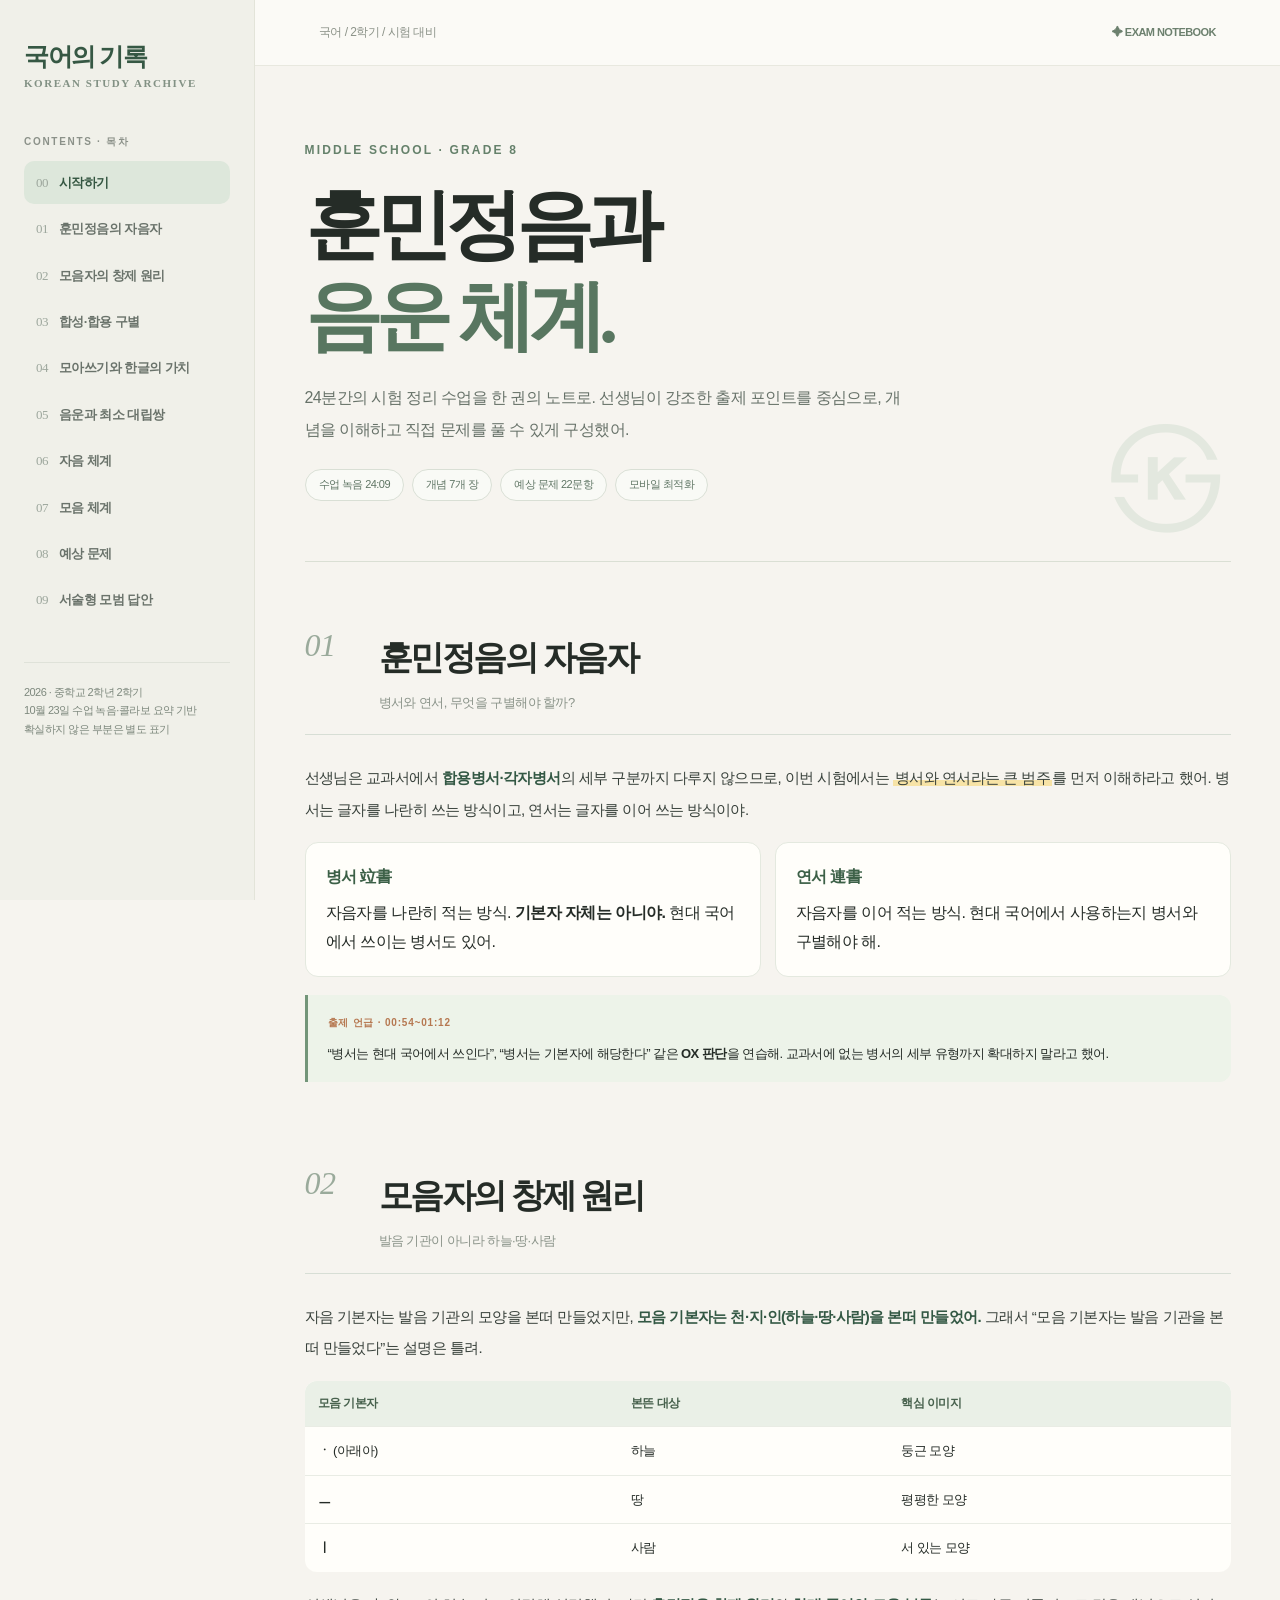
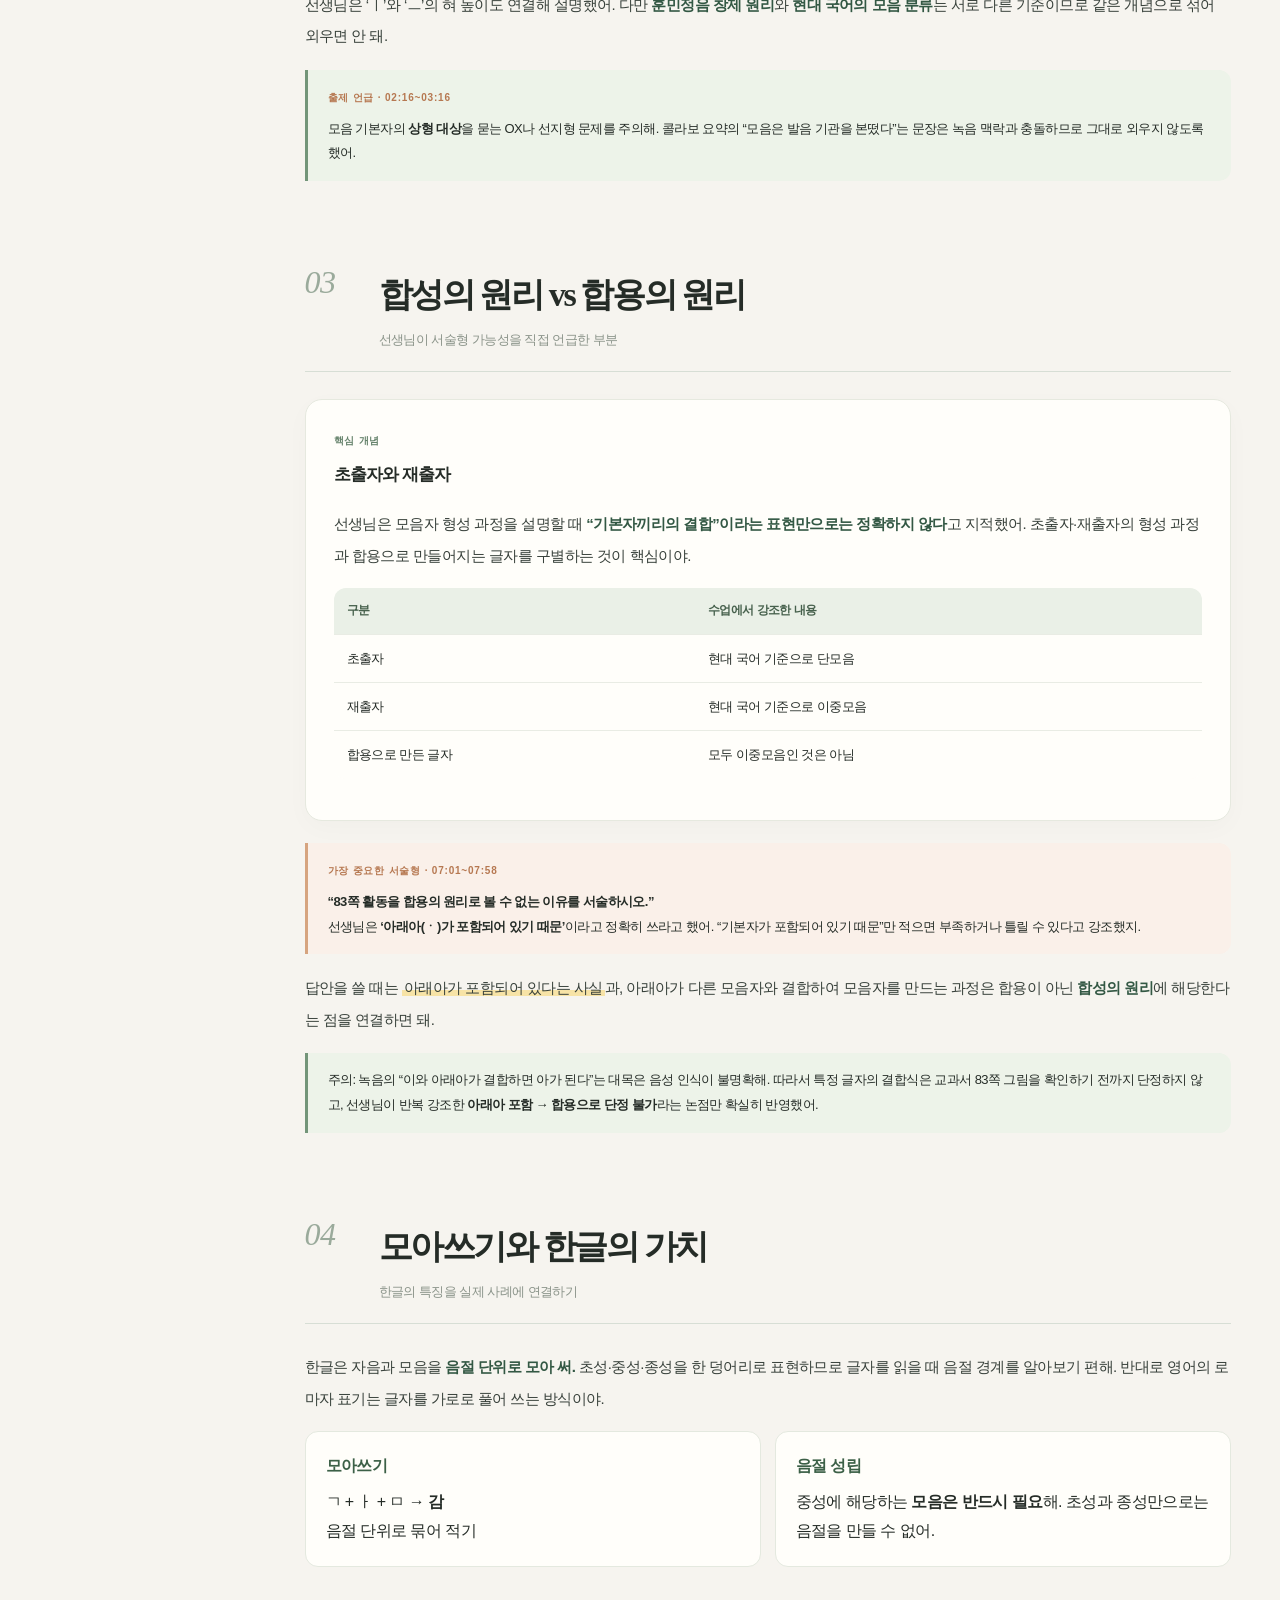
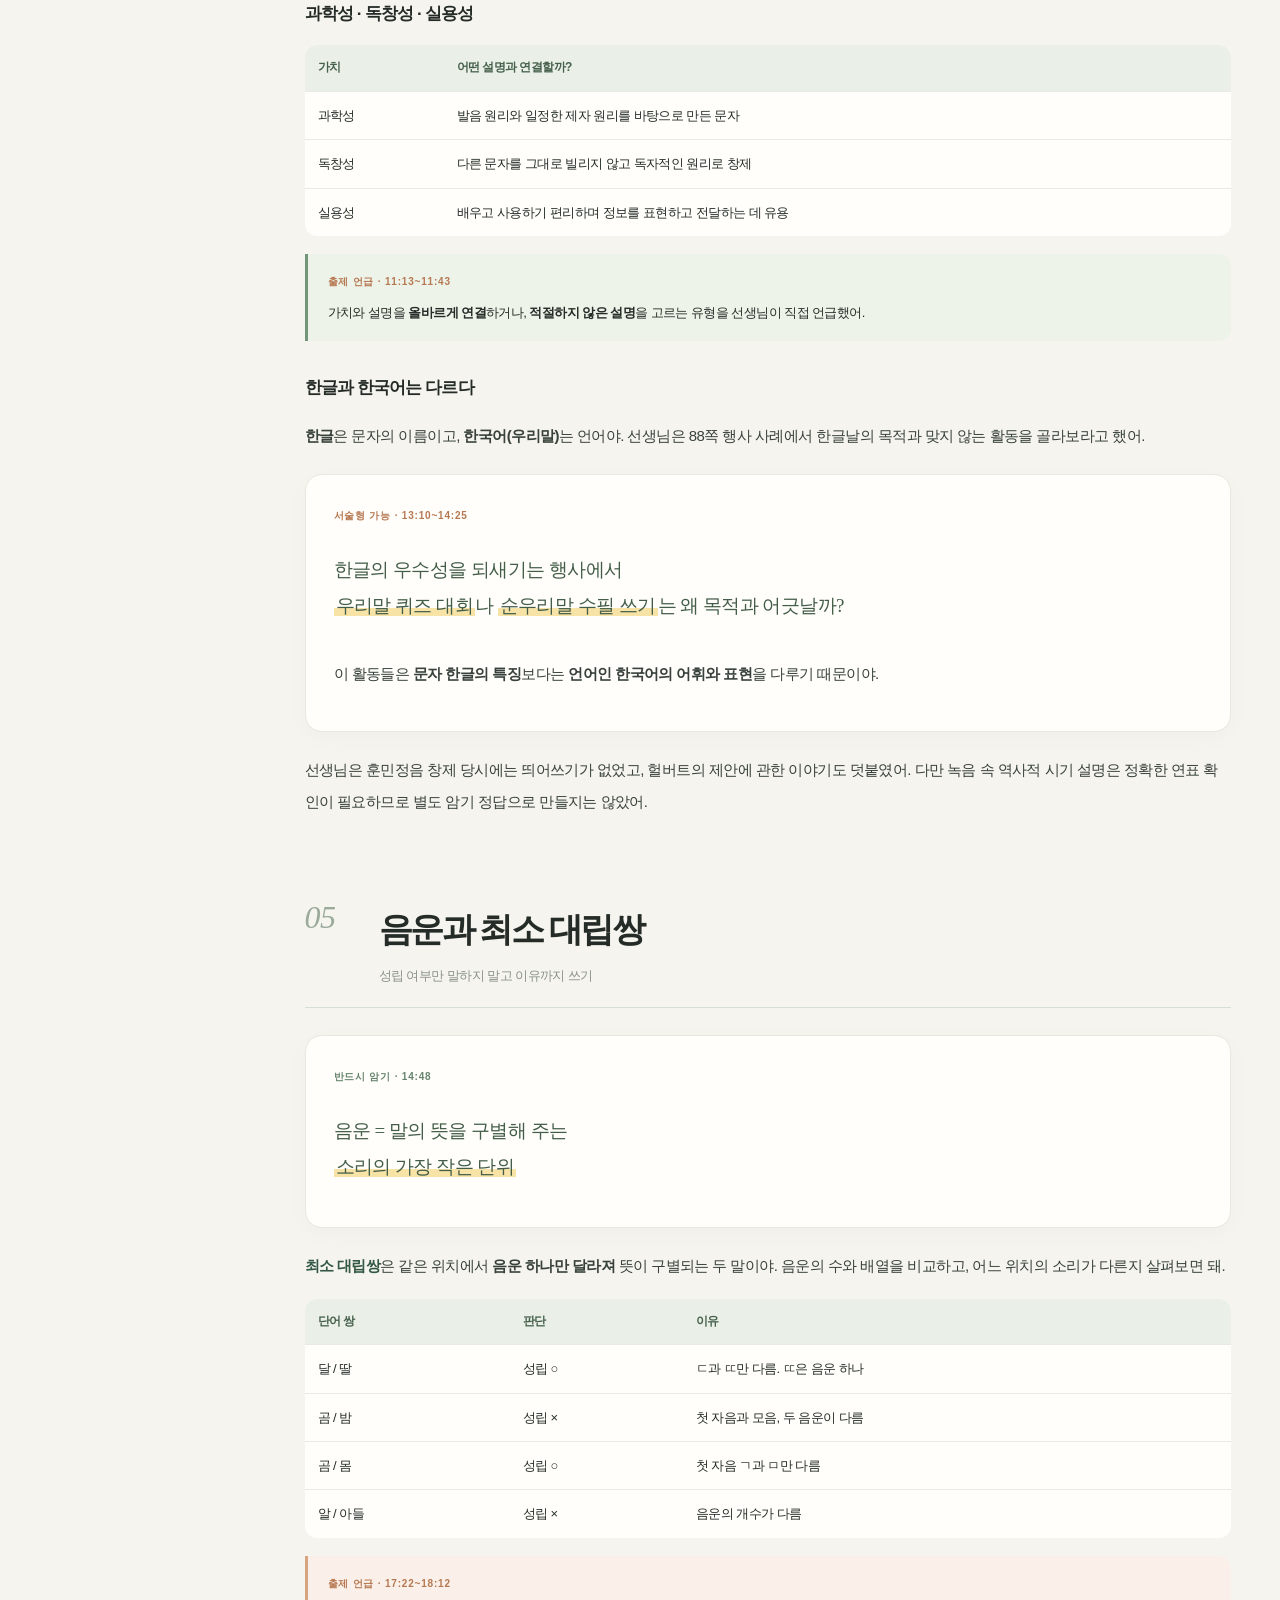
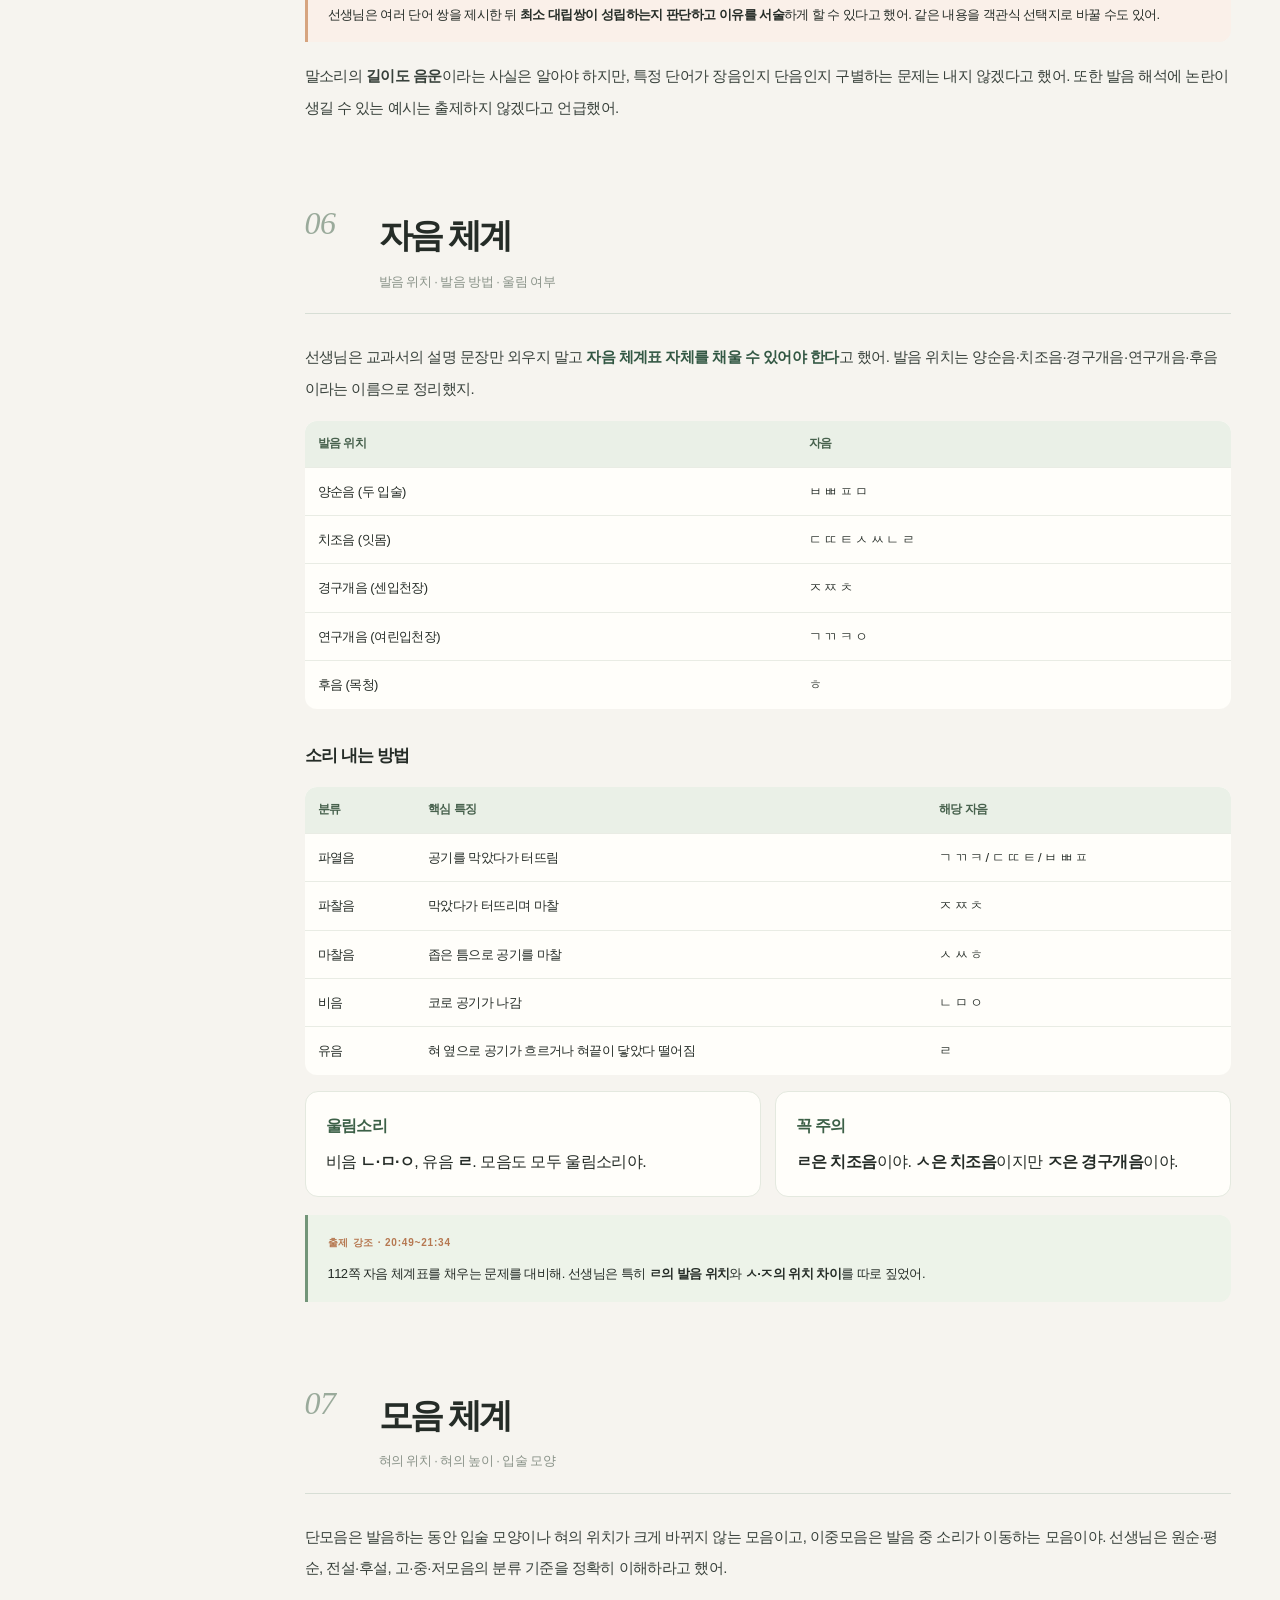
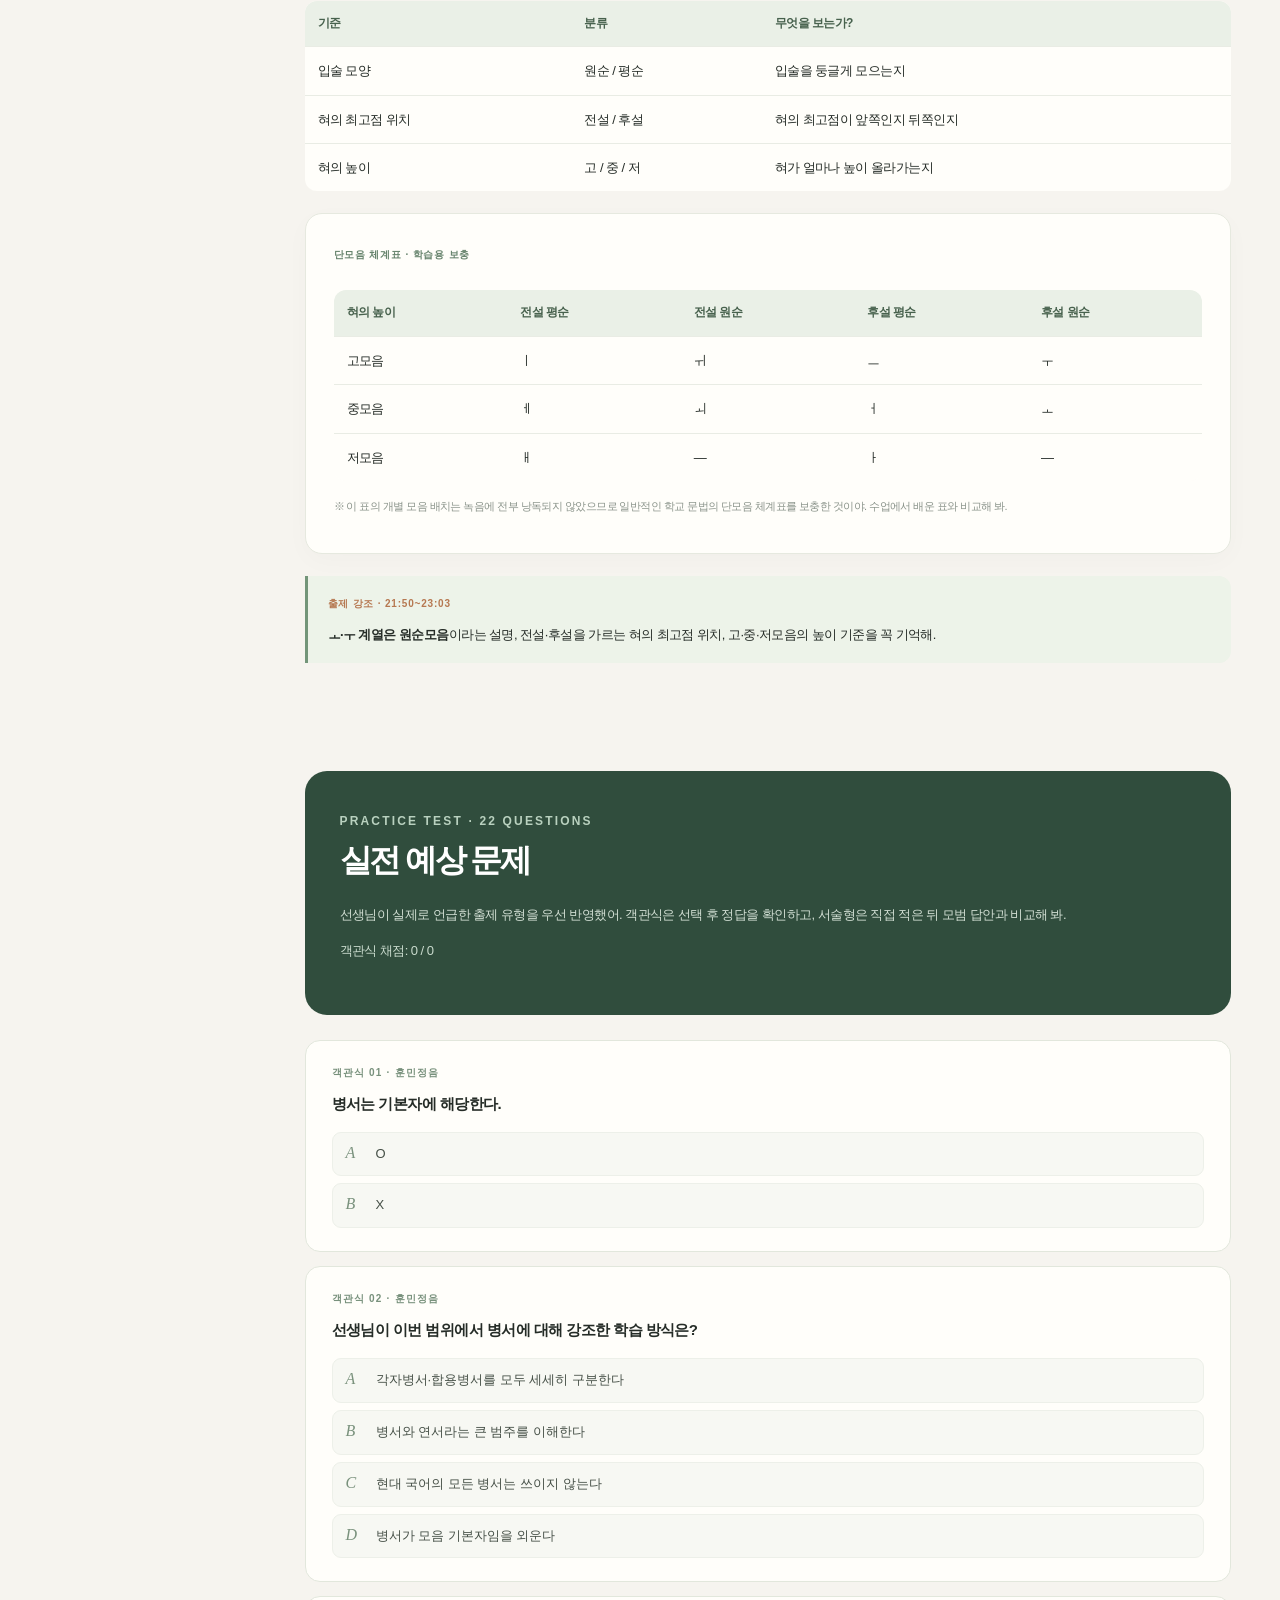
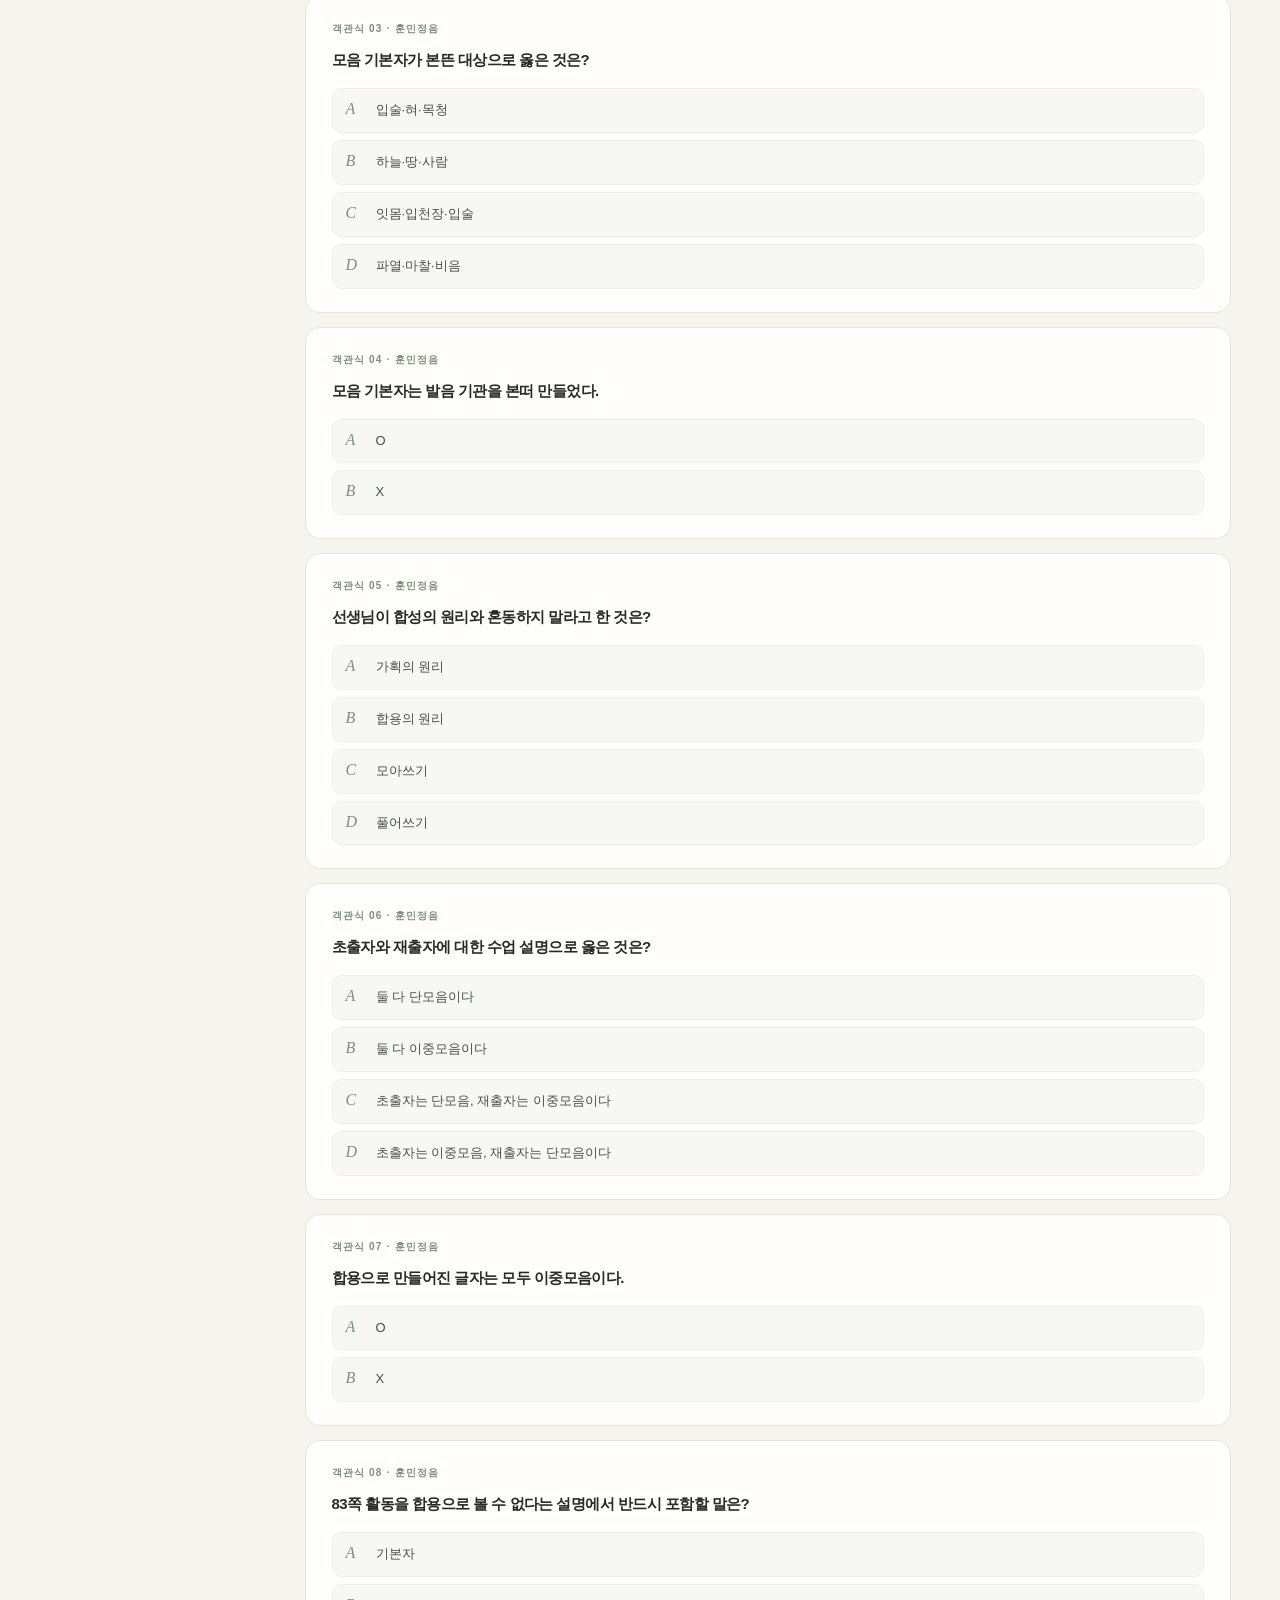
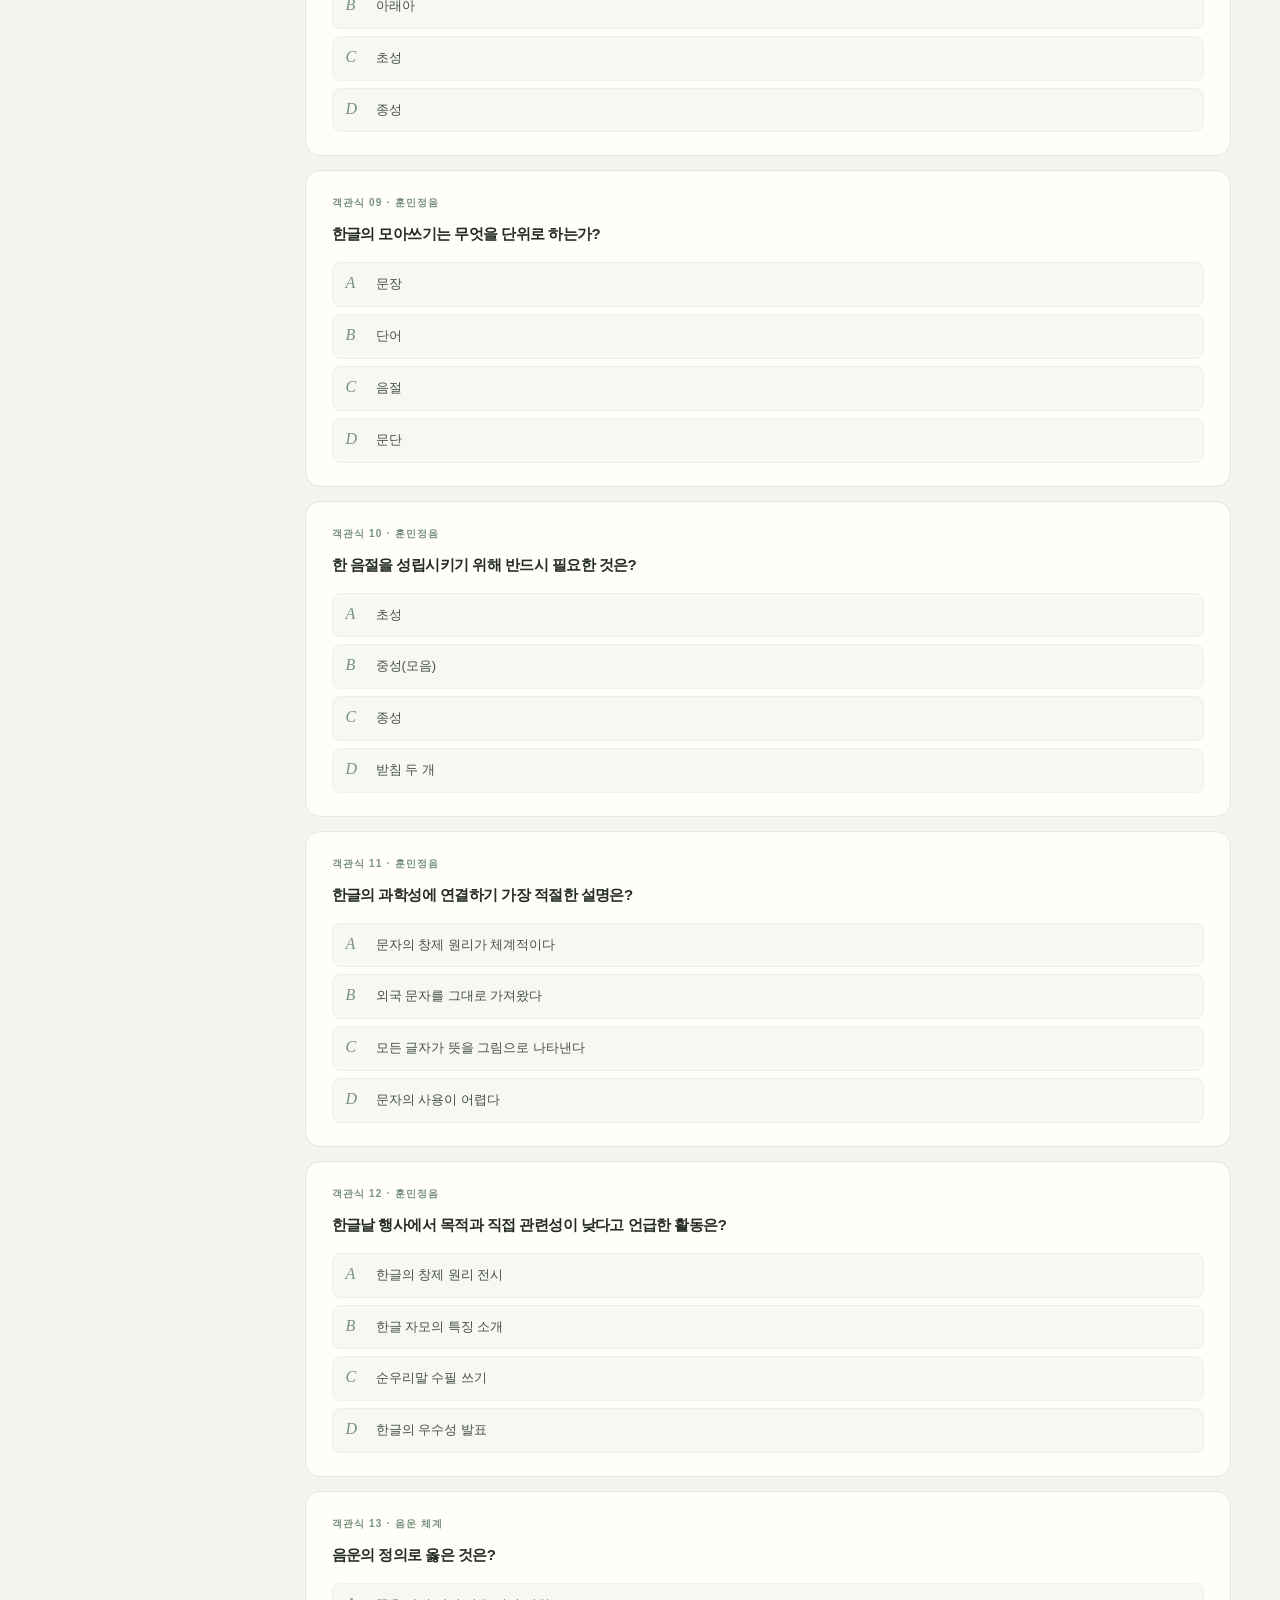
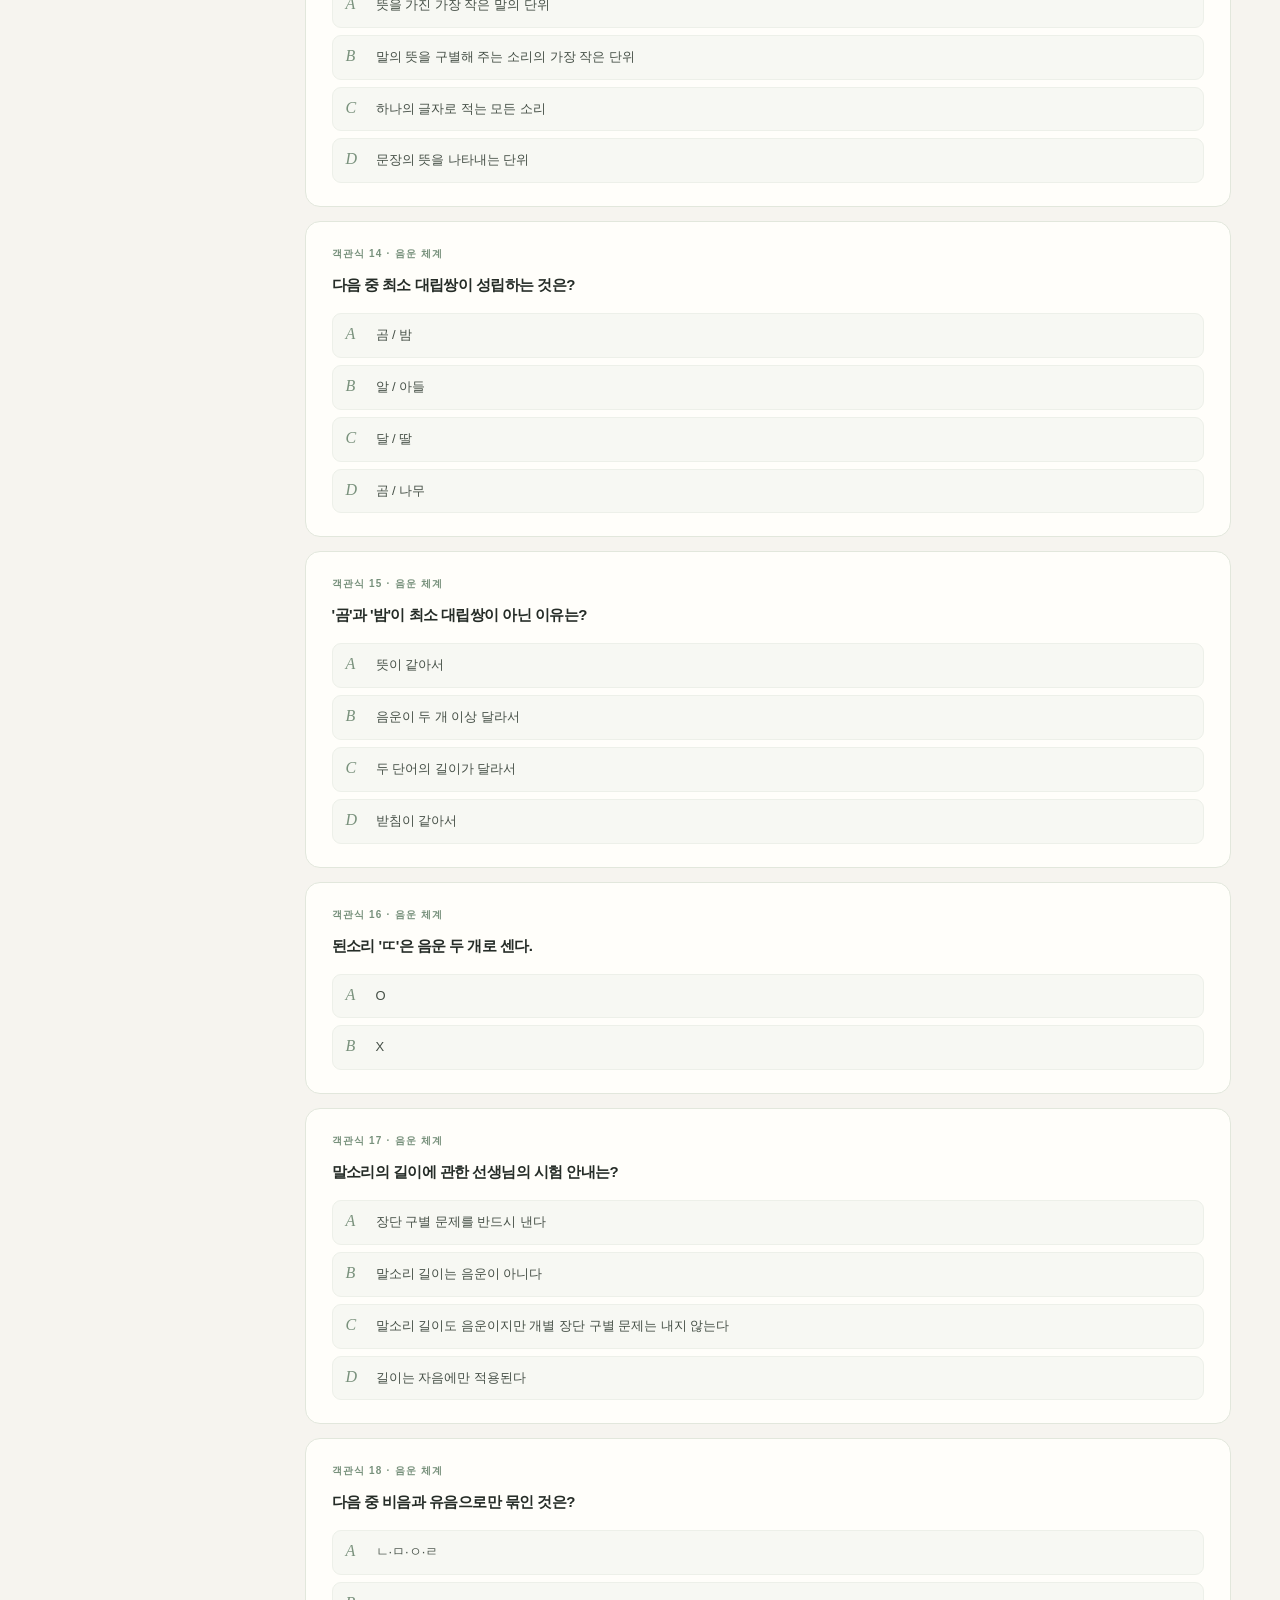
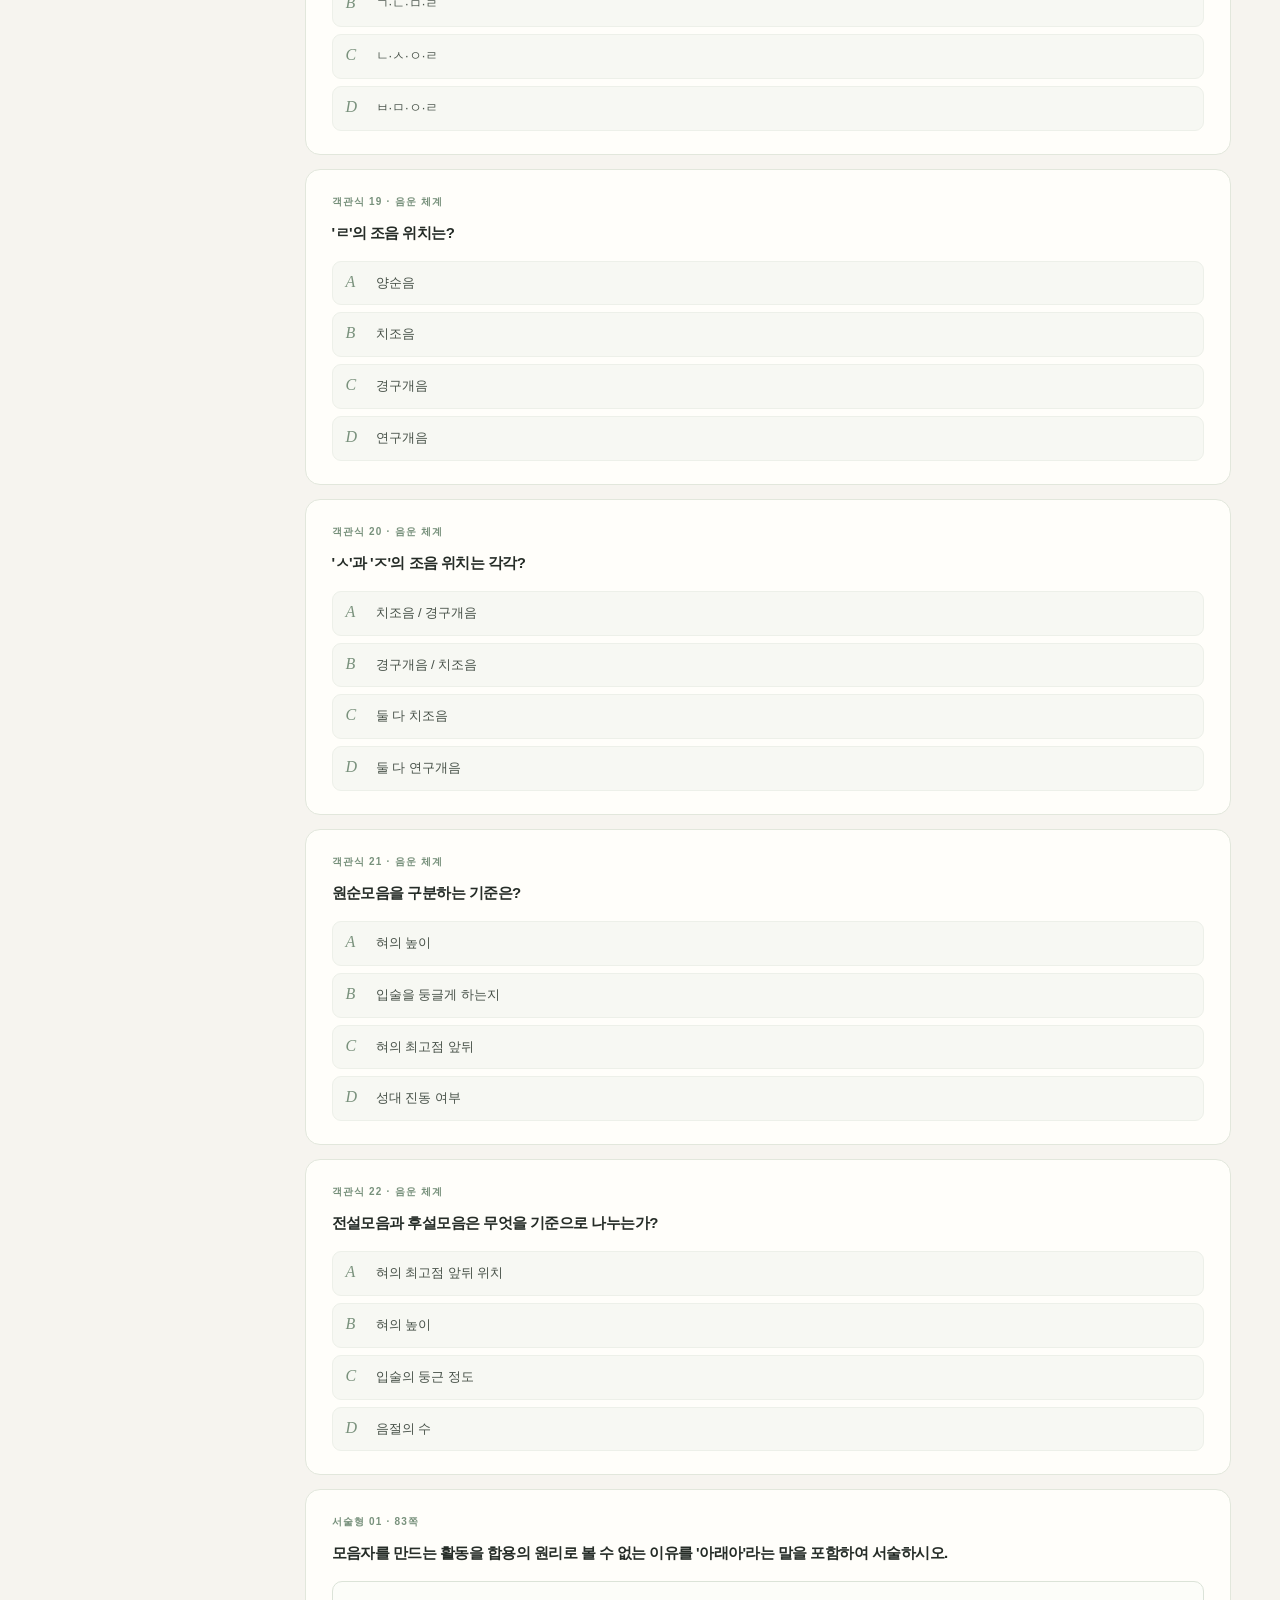
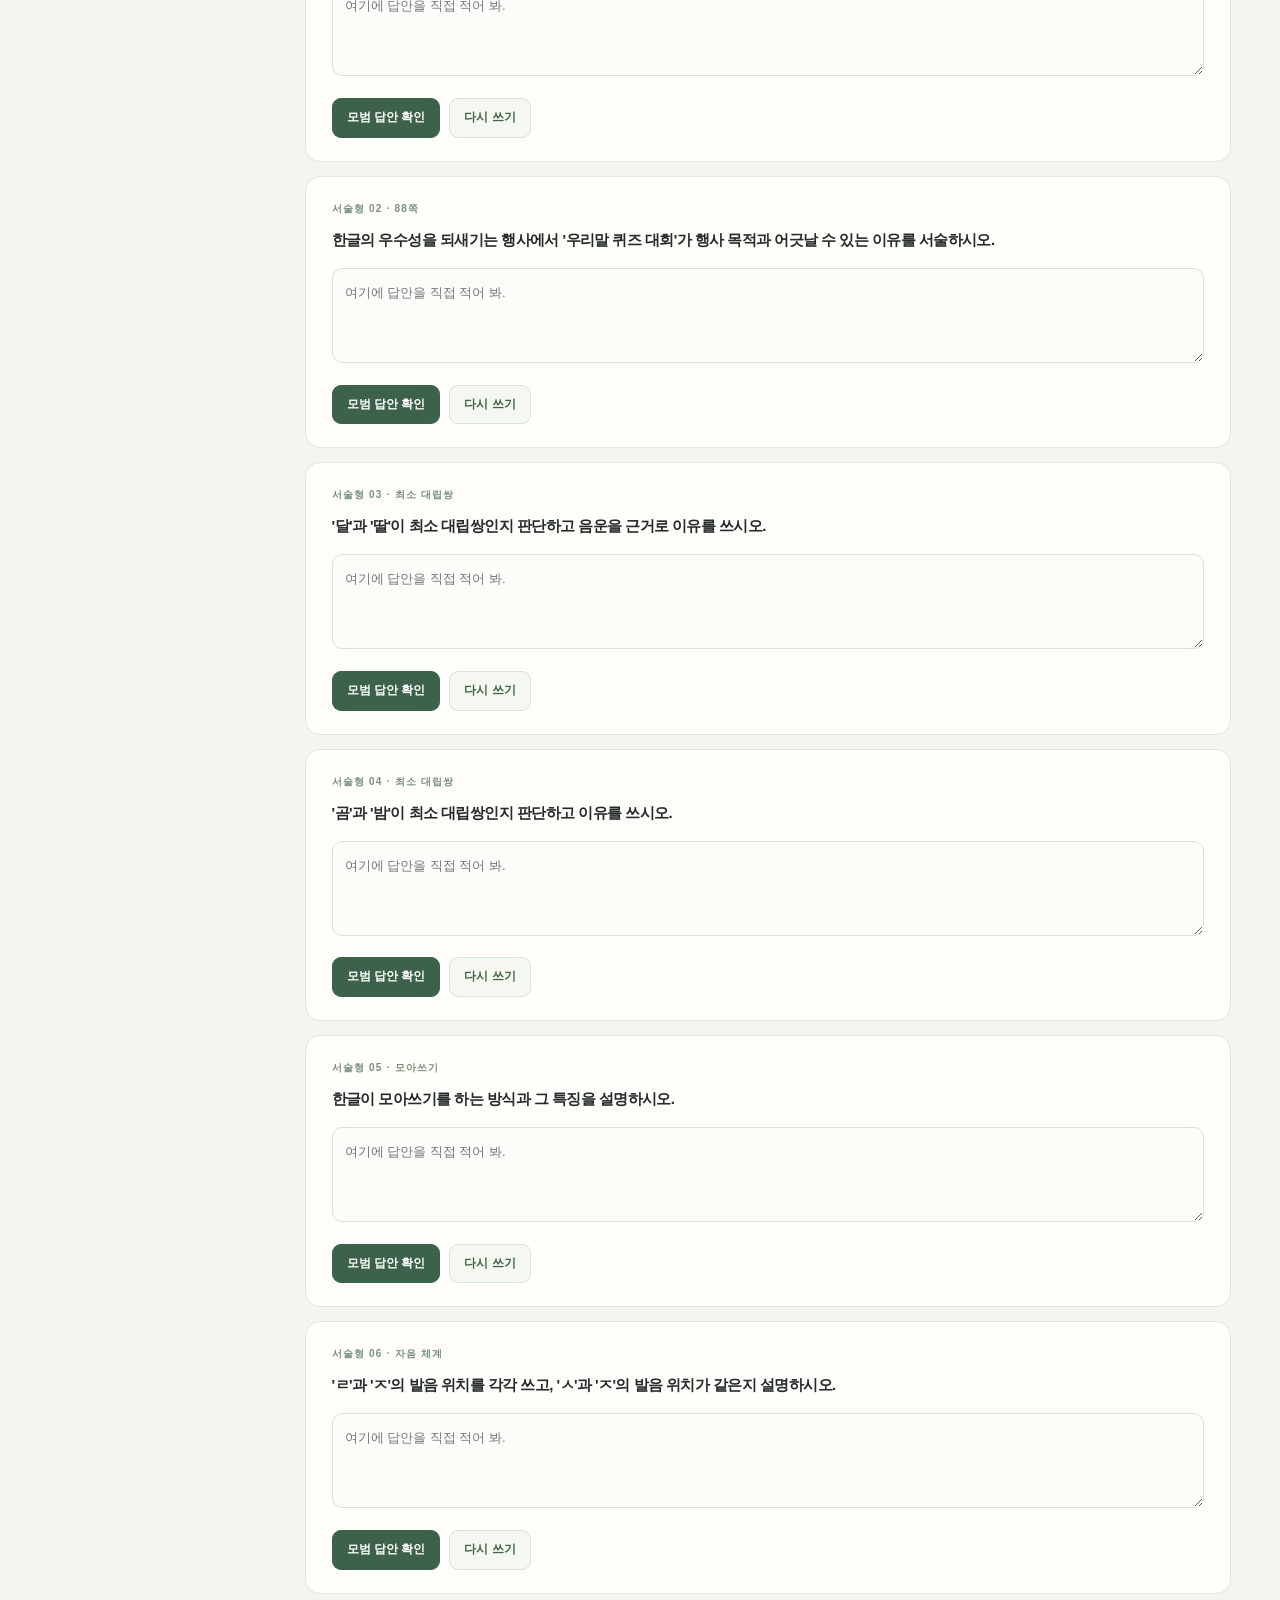
<file: korean-exam/index.html>
<!doctype html><html lang="ko"><head><meta charset="utf-8"><meta name="viewport" content="width=device-width,initial-scale=1"><meta name="theme-color" content="#f6f4ef"><title>국어 시험공부 | 훈민정음과 음운 체계</title>
<style>
:root{--bg:#f6f4ef;--paper:#fffefa;--ink:#252c27;--muted:#737b73;--line:#e8e8df;--green:#426452;--sage:#e7eee6;--gold:#e8b96b;--pink:#f9e9e4}
*{box-sizing:border-box}html{scroll-behavior:smooth}body{margin:0;background:var(--bg);color:var(--ink);font-family: "Apple SD Gothic Neo","Pretendard","SUIT","Noto Sans KR","NanumSquare",sans-serif;letter-spacing:-.035em;line-height:1.8}
a{color:inherit;text-decoration:none}button,input,textarea{font:inherit}button{cursor:pointer}
.layout{display:grid;grid-template-columns:255px minmax(0,1fr);min-height:100vh}
aside{background:#f0f0e9;border-right:1px solid #e3e4d9;padding:34px 24px;position:sticky;top:0;height:100vh;overflow:auto}
.logo{font-family:Georgia,serif;letter-spacing:-.06em;font-size:25px;color:#365844;font-weight:700}.logo small{font-family:inherit;display:block;font-size:11px;letter-spacing:.14em;color:#829184;margin-top:-5px}
.aside-label{font-size:10px;letter-spacing:.17em;color:#8b9189;font-weight:800;margin:39px 0 10px}
nav a{display:flex;align-items:center;gap:11px;padding:10px 12px;border-radius:10px;font-size:13px;color:#6a736b;font-weight:600;margin:3px 0}
nav a:hover,nav a.active{background:#dde7db;color:#345641}nav b{font-family:Georgia,serif;font-size:13px;font-weight:400;color:#9da79d}
.sidebar-foot{margin-top:40px;border-top:1px solid #dfe2d9;padding-top:20px;color:#7d887d;font-size:11px;line-height:1.7}
main{min-width:0}.top{height:66px;border-bottom:1px solid var(--line);display:flex;align-items:center;justify-content:space-between;padding:0 clamp(22px,5vw,72px);background:#fbfaf6}
.crumb{font-size:12px;color:#8b9288}.topright{font-size:11px;color:#6c806e;font-weight:700}
.content{max-width:1010px;padding:0 42px 110px;margin:auto}
.hero{padding:74px 0 60px;border-bottom:1px solid #dadfd4;position:relative}
.eyebrow{font-size:12px;font-weight:800;letter-spacing:.18em;color:#65816b}
.hero h1{font-family:"Iowan Old Style","Noto Serif CJK KR","Nanum Myeongjo",serif;font-size:clamp(44px,6vw,78px);font-weight:600;letter-spacing:-.085em;line-height:1.19;margin:18px 0 20px}
.hero h1 em{font-style:normal;color:#587660}.intro{font-size:16px;color:#677269;max-width:600px;line-height:1.95}
.pills{display:flex;gap:8px;flex-wrap:wrap;margin-top:24px}.pill{border:1px solid #d9dfd5;border-radius:30px;padding:5px 13px;font-size:11px;color:#5f7564;background:#f9faf6}
.hero-mark{position:absolute;right:0;bottom:24px;font-family:Georgia,serif;font-size:130px;color:#e3e8df;line-height:1;z-index:-1}
.section{padding-top:65px;scroll-margin-top:20px}.section-head{display:flex;gap:20px;align-items:start;border-bottom:1px solid #d7ded5;padding-bottom:20px;margin-bottom:27px}
.num{font:italic 32px Georgia,serif;color:#9aaa9b;min-width:54px}.section h2{font-family:"Noto Serif CJK KR","Nanum Myeongjo",serif;font-size:clamp(25px,3vw,34px);font-weight:600;letter-spacing:-.07em;margin:0}.sub{font-size:13px;color:#8a9389;margin-top:3px}
.prose{font-size:15px;line-height:2.1;color:#38413b;margin:17px 0}.prose strong{color:#335844}
h3{font-size:17px;letter-spacing:-.05em;margin:32px 0 12px}
.marker{background:linear-gradient(transparent 62%,#f7e3a6 62%);padding:0 2px}
.card{background:var(--paper);border:1px solid #e6e9df;border-radius:17px;padding:25px 28px;margin:22px 0;box-shadow:0 7px 26px rgba(42,57,43,.025)}
.card h3{margin-top:0}.note{background:#edf3e9;border-left:3px solid #739579;border-radius:0 12px 12px 0;padding:15px 20px;font-size:13px;margin:18px 0;line-height:1.9}
.warn{background:#faf0e9;border-left-color:#d6a47f}.tag{display:inline-block;font-size:10px;font-weight:800;letter-spacing:.08em;color:#66836c;text-transform:uppercase;margin-bottom:10px}.tag.exam{color:#b67851}
table{width:100%;border-collapse:collapse;background:#fffefa;border-radius:12px;overflow:hidden;font-size:13px;margin:16px 0}th,td{padding:12px 13px;border-bottom:1px solid #e9ece4;text-align:left;vertical-align:top}th{background:#eaf0e7;color:#47614d;font-size:12px}tr:last-child td{border-bottom:0}
.split{display:grid;grid-template-columns:1fr 1fr;gap:14px}.mini{border:1px solid #e4e9df;border-radius:13px;background:#fffefa;padding:20px}.mini strong{display:block;color:#3c6047;margin-bottom:7px}
.quote{font-family:"Noto Serif CJK KR","Nanum Myeongjo",serif;font-size:19px;line-height:1.9;padding:17px 0;color:#435d48}
.audio{font-size:11px;color:#809081;letter-spacing:.03em;font-weight:700}
.examhead{padding:40px 35px;background:#304d3d;border-radius:22px;color:#fff;margin:25px 0}.examhead h2{color:white;font-size:32px}.examhead p{color:#d2dfd4;font-size:13px}
.quizcard{background:#fffefa;border:1px solid #e2e7dc;border-radius:15px;padding:23px 26px;margin:14px 0}.qtop{font-size:10px;letter-spacing:.12em;color:#78917c;font-weight:800}.qtext{font-size:15px;font-weight:750;margin:8px 0 15px;line-height:1.8}
.choices{display:grid;gap:7px}.choice{display:flex;text-align:left;align-items:start;gap:10px;background:#f7f8f3;border:1px solid #edf0e9;border-radius:9px;padding:11px 13px;font-size:13px;color:#465047;line-height:1.6}.choice:hover{border-color:#8ba995}.choice.selected{border-color:#557d60;background:#e8f0e7}.choice.correct{border-color:#4e8663;background:#e0efe4}.choice.wrong{border-color:#bf8478;background:#fae8e4}
.letter{font:italic 16px Georgia,serif;color:#79917c;min-width:20px}.explain{display:none;background:#edf3e9;padding:13px 15px;border-radius:9px;font-size:13px;line-height:1.85;margin-top:12px}.explain.show{display:block}
.answerbox{width:100%;min-height:95px;border:1px solid #dbe3d8;background:#fcfdf9;border-radius:10px;padding:12px;resize:vertical;font-size:13px;outline:none}.answerbox:focus{border-color:#6d9673}
.actions{display:flex;gap:9px;margin-top:12px;flex-wrap:wrap}.btn{border:1px solid #d9e3d7;background:#f4f8f1;color:#42634b;border-radius:9px;padding:8px 14px;font-size:12px;font-weight:750}.btn.primary{background:#3d624b;color:white;border-color:#3d624b}
.score{font-size:13px;color:#53705b;margin:12px 0}.foot{font-size:11px;color:#8b968b;margin-top:70px;padding-top:20px;border-top:1px solid var(--line)}
@media(max-width:800px){.layout{display:block}aside{position:relative;height:auto;padding:16px 20px;border-right:0;border-bottom:1px solid #dce1d7}.logo{font-size:20px}.aside-label,.sidebar-foot{display:none}nav{display:flex;overflow-x:auto;gap:5px;margin-top:12px}nav a{white-space:nowrap;font-size:11px;padding:8px 11px}nav b{display:none}.top{height:47px;padding:0 20px}.content{padding:0 20px 75px}.hero{padding:44px 0 39px}.hero-mark{display:none}.section{padding-top:48px}.card{padding:20px}.split{grid-template-columns:1fr}.section-head{gap:10px}.num{font-size:24px;min-width:38px}.quizcard{padding:19px 16px}th,td{padding:9px 7px;font-size:11px}.examhead{padding:28px 23px}}
@media print{aside,.top,.actions{display:none!important}.layout{display:block}.content{max-width:none}.quizcard,.card{break-inside:avoid}body{background:white}.section{break-before:page}}
</style></head><body><div class="layout"><aside><div class="logo">국어의 기록<small>KOREAN STUDY ARCHIVE</small></div><div class="aside-label">CONTENTS · 목차</div><nav id="nav">
<a href="#start" class="active"><b>00</b> 시작하기</a><a href="#ch1"><b>01</b> 훈민정음의 자음자</a><a href="#ch2"><b>02</b> 모음자의 창제 원리</a><a href="#ch3"><b>03</b> 합성·합용 구별</a><a href="#ch4"><b>04</b> 모아쓰기와 한글의 가치</a><a href="#ch5"><b>05</b> 음운과 최소 대립쌍</a><a href="#ch6"><b>06</b> 자음 체계</a><a href="#ch7"><b>07</b> 모음 체계</a><a href="#exam"><b>08</b> 예상 문제</a><a href="#answers"><b>09</b> 서술형 모범 답안</a></nav><div class="sidebar-foot">2026 · 중학교 2학년 2학기<br>10월 23일 수업 녹음·콜라보 요약 기반<br>확실하지 않은 부분은 별도 표기</div></aside>
<main><div class="top"><span class="crumb">국어 / 2학기 / 시험 대비</span><span class="topright">✦ EXAM NOTEBOOK</span></div><div class="content">
<header class="hero" id="start"><div class="eyebrow">MIDDLE SCHOOL · GRADE 8</div><h1>훈민정음과<br><em>음운 체계.</em></h1><p class="intro">24분간의 시험 정리 수업을 한 권의 노트로. 선생님이 강조한 출제 포인트를 중심으로, 개념을 이해하고 직접 문제를 풀 수 있게 구성했어.</p><div class="pills"><span class="pill">수업 녹음 24:09</span><span class="pill">개념 7개 장</span><span class="pill">예상 문제 22문항</span><span class="pill">모바일 최적화</span></div><div class="hero-mark">㉿</div></header>
<section class="section" id="ch1"><div class="section-head"><div class="num">01</div><div><h2>훈민정음의 자음자</h2><div class="sub">병서와 연서, 무엇을 구별해야 할까?</div></div></div>
<p class="prose">선생님은 교과서에서 <strong>합용병서·각자병서</strong>의 세부 구분까지 다루지 않으므로, 이번 시험에서는 <span class="marker">병서와 연서라는 큰 범주</span>를 먼저 이해하라고 했어. 병서는 글자를 나란히 쓰는 방식이고, 연서는 글자를 이어 쓰는 방식이야.</p>
<div class="split"><div class="mini"><strong>병서 竝書</strong>자음자를 나란히 적는 방식. <b>기본자 자체는 아니야.</b> 현대 국어에서 쓰이는 병서도 있어.</div><div class="mini"><strong>연서 連書</strong>자음자를 이어 적는 방식. 현대 국어에서 사용하는지 병서와 구별해야 해.</div></div>
<div class="note"><span class="tag exam">출제 언급 · 00:54~01:12</span><br>“병서는 현대 국어에서 쓰인다”, “병서는 기본자에 해당한다” 같은 <b>OX 판단</b>을 연습해. 교과서에 없는 병서의 세부 유형까지 확대하지 말라고 했어.</div>
</section>
<section class="section" id="ch2"><div class="section-head"><div class="num">02</div><div><h2>모음자의 창제 원리</h2><div class="sub">발음 기관이 아니라 하늘·땅·사람</div></div></div>
<p class="prose">자음 기본자는 발음 기관의 모양을 본떠 만들었지만, <strong>모음 기본자는 천·지·인(하늘·땅·사람)을 본떠 만들었어.</strong> 그래서 “모음 기본자는 발음 기관을 본떠 만들었다”는 설명은 틀려.</p>
<table><tr><th>모음 기본자</th><th>본뜬 대상</th><th>핵심 이미지</th></tr><tr><td><b>ㆍ</b> (아래아)</td><td>하늘</td><td>둥근 모양</td></tr><tr><td><b>ㅡ</b></td><td>땅</td><td>평평한 모양</td></tr><tr><td><b>ㅣ</b></td><td>사람</td><td>서 있는 모양</td></tr></table>
<p class="prose">선생님은 ‘ㅣ’와 ‘ㅡ’의 혀 높이도 연결해 설명했어. 다만 <strong>훈민정음 창제 원리</strong>와 <strong>현대 국어의 모음 분류</strong>는 서로 다른 기준이므로 같은 개념으로 섞어 외우면 안 돼.</p>
<div class="note"><span class="tag exam">출제 언급 · 02:16~03:16</span><br>모음 기본자의 <b>상형 대상</b>을 묻는 OX나 선지형 문제를 주의해. 콜라보 요약의 “모음은 발음 기관을 본떴다”는 문장은 녹음 맥락과 충돌하므로 그대로 외우지 않도록 했어.</div>
</section>
<section class="section" id="ch3"><div class="section-head"><div class="num">03</div><div><h2>합성의 원리 vs 합용의 원리</h2><div class="sub">선생님이 서술형 가능성을 직접 언급한 부분</div></div></div>
<div class="card"><span class="tag">핵심 개념</span><h3>초출자와 재출자</h3><p class="prose">선생님은 모음자 형성 과정을 설명할 때 <strong>“기본자끼리의 결합”이라는 표현만으로는 정확하지 않다</strong>고 지적했어. 초출자·재출자의 형성 과정과 합용으로 만들어지는 글자를 구별하는 것이 핵심이야.</p><table><tr><th>구분</th><th>수업에서 강조한 내용</th></tr><tr><td>초출자</td><td>현대 국어 기준으로 단모음</td></tr><tr><td>재출자</td><td>현대 국어 기준으로 이중모음</td></tr><tr><td>합용으로 만든 글자</td><td>모두 이중모음인 것은 아님</td></tr></table></div>
<div class="note warn"><span class="tag exam">가장 중요한 서술형 · 07:01~07:58</span><br><b>“83쪽 활동을 합용의 원리로 볼 수 없는 이유를 서술하시오.”</b><br>선생님은 <b>‘아래아(ㆍ)가 포함되어 있기 때문’</b>이라고 정확히 쓰라고 했어. “기본자가 포함되어 있기 때문”만 적으면 부족하거나 틀릴 수 있다고 강조했지.</div>
<p class="prose">답안을 쓸 때는 <span class="marker">아래아가 포함되어 있다는 사실</span>과, 아래아가 다른 모음자와 결합하여 모음자를 만드는 과정은 합용이 아닌 <strong>합성의 원리</strong>에 해당한다는 점을 연결하면 돼.</p>
<div class="note">주의: 녹음의 “이와 아래아가 결합하면 아가 된다”는 대목은 음성 인식이 불명확해. 따라서 특정 글자의 결합식은 교과서 83쪽 그림을 확인하기 전까지 단정하지 않고, 선생님이 반복 강조한 <b>아래아 포함 → 합용으로 단정 불가</b>라는 논점만 확실히 반영했어.</div>
</section>
<section class="section" id="ch4"><div class="section-head"><div class="num">04</div><div><h2>모아쓰기와 한글의 가치</h2><div class="sub">한글의 특징을 실제 사례에 연결하기</div></div></div>
<p class="prose">한글은 자음과 모음을 <strong>음절 단위로 모아 써.</strong> 초성·중성·종성을 한 덩어리로 표현하므로 글자를 읽을 때 음절 경계를 알아보기 편해. 반대로 영어의 로마자 표기는 글자를 가로로 풀어 쓰는 방식이야.</p>
<div class="split"><div class="mini"><strong>모아쓰기</strong>ㄱ + ㅏ + ㅁ → <b>감</b><br>음절 단위로 묶어 적기</div><div class="mini"><strong>음절 성립</strong>중성에 해당하는 <b>모음은 반드시 필요</b>해. 초성과 종성만으로는 음절을 만들 수 없어.</div></div>
<h3>과학성 · 독창성 · 실용성</h3><table><tr><th>가치</th><th>어떤 설명과 연결할까?</th></tr><tr><td>과학성</td><td>발음 원리와 일정한 제자 원리를 바탕으로 만든 문자</td></tr><tr><td>독창성</td><td>다른 문자를 그대로 빌리지 않고 독자적인 원리로 창제</td></tr><tr><td>실용성</td><td>배우고 사용하기 편리하며 정보를 표현하고 전달하는 데 유용</td></tr></table>
<div class="note"><span class="tag exam">출제 언급 · 11:13~11:43</span><br>가치와 설명을 <b>올바르게 연결</b>하거나, <b>적절하지 않은 설명</b>을 고르는 유형을 선생님이 직접 언급했어.</div>
<h3>한글과 한국어는 다르다</h3><p class="prose"><b>한글</b>은 문자의 이름이고, <b>한국어(우리말)</b>는 언어야. 선생님은 88쪽 행사 사례에서 한글날의 목적과 맞지 않는 활동을 골라보라고 했어.</p>
<div class="card"><span class="tag exam">서술형 가능 · 13:10~14:25</span><div class="quote">한글의 우수성을 되새기는 행사에서<br><span class="marker">우리말 퀴즈 대회</span>나 <span class="marker">순우리말 수필 쓰기</span>는 왜 목적과 어긋날까?</div><p class="prose">이 활동들은 <b>문자 한글의 특징</b>보다는 <b>언어인 한국어의 어휘와 표현</b>을 다루기 때문이야.</p></div>
<p class="prose">선생님은 훈민정음 창제 당시에는 띄어쓰기가 없었고, 헐버트의 제안에 관한 이야기도 덧붙였어. 다만 녹음 속 역사적 시기 설명은 정확한 연표 확인이 필요하므로 별도 암기 정답으로 만들지는 않았어.</p>
</section>
<section class="section" id="ch5"><div class="section-head"><div class="num">05</div><div><h2>음운과 최소 대립쌍</h2><div class="sub">성립 여부만 말하지 말고 이유까지 쓰기</div></div></div>
<div class="card"><span class="tag">반드시 암기 · 14:48</span><div class="quote">음운 = 말의 뜻을 구별해 주는<br><span class="marker">소리의 가장 작은 단위</span></div></div>
<p class="prose"><strong>최소 대립쌍</strong>은 같은 위치에서 <b>음운 하나만 달라져</b> 뜻이 구별되는 두 말이야. 음운의 수와 배열을 비교하고, 어느 위치의 소리가 다른지 살펴보면 돼.</p>
<table><tr><th>단어 쌍</th><th>판단</th><th>이유</th></tr><tr><td>달 / 딸</td><td>성립 ○</td><td>ㄷ과 ㄸ만 다름. ㄸ은 음운 하나</td></tr><tr><td>곰 / 밤</td><td>성립 ×</td><td>첫 자음과 모음, 두 음운이 다름</td></tr><tr><td>곰 / 몸</td><td>성립 ○</td><td>첫 자음 ㄱ과 ㅁ만 다름</td></tr><tr><td>알 / 아들</td><td>성립 ×</td><td>음운의 개수가 다름</td></tr></table>
<div class="note warn"><span class="tag exam">출제 언급 · 17:22~18:12</span><br>선생님은 여러 단어 쌍을 제시한 뒤 <b>최소 대립쌍이 성립하는지 판단하고 이유를 서술</b>하게 할 수 있다고 했어. 같은 내용을 객관식 선택지로 바꿀 수도 있어.</div>
<p class="prose">말소리의 <b>길이도 음운</b>이라는 사실은 알아야 하지만, 특정 단어가 장음인지 단음인지 구별하는 문제는 내지 않겠다고 했어. 또한 발음 해석에 논란이 생길 수 있는 예시는 출제하지 않겠다고 언급했어.</p>
</section>
<section class="section" id="ch6"><div class="section-head"><div class="num">06</div><div><h2>자음 체계</h2><div class="sub">발음 위치 · 발음 방법 · 울림 여부</div></div></div>
<p class="prose">선생님은 교과서의 설명 문장만 외우지 말고 <strong>자음 체계표 자체를 채울 수 있어야 한다</strong>고 했어. 발음 위치는 양순음·치조음·경구개음·연구개음·후음이라는 이름으로 정리했지.</p>
<table><tr><th>발음 위치</th><th>자음</th></tr><tr><td>양순음 (두 입술)</td><td>ㅂ ㅃ ㅍ ㅁ</td></tr><tr><td>치조음 (잇몸)</td><td>ㄷ ㄸ ㅌ ㅅ ㅆ ㄴ ㄹ</td></tr><tr><td>경구개음 (센입천장)</td><td>ㅈ ㅉ ㅊ</td></tr><tr><td>연구개음 (여린입천장)</td><td>ㄱ ㄲ ㅋ ㅇ</td></tr><tr><td>후음 (목청)</td><td>ㅎ</td></tr></table>
<h3>소리 내는 방법</h3><table><tr><th>분류</th><th>핵심 특징</th><th>해당 자음</th></tr><tr><td>파열음</td><td>공기를 막았다가 터뜨림</td><td>ㄱ ㄲ ㅋ / ㄷ ㄸ ㅌ / ㅂ ㅃ ㅍ</td></tr><tr><td>파찰음</td><td>막았다가 터뜨리며 마찰</td><td>ㅈ ㅉ ㅊ</td></tr><tr><td>마찰음</td><td>좁은 틈으로 공기를 마찰</td><td>ㅅ ㅆ ㅎ</td></tr><tr><td>비음</td><td>코로 공기가 나감</td><td>ㄴ ㅁ ㅇ</td></tr><tr><td>유음</td><td>혀 옆으로 공기가 흐르거나 혀끝이 닿았다 떨어짐</td><td>ㄹ</td></tr></table>
<div class="split"><div class="mini"><strong>울림소리</strong>비음 <b>ㄴ·ㅁ·ㅇ</b>, 유음 <b>ㄹ</b>. 모음도 모두 울림소리야.</div><div class="mini"><strong>꼭 주의</strong><b>ㄹ은 치조음</b>이야. <b>ㅅ은 치조음</b>이지만 <b>ㅈ은 경구개음</b>이야.</div></div>
<div class="note"><span class="tag exam">출제 강조 · 20:49~21:34</span><br>112쪽 자음 체계표를 채우는 문제를 대비해. 선생님은 특히 <b>ㄹ의 발음 위치</b>와 <b>ㅅ·ㅈ의 위치 차이</b>를 따로 짚었어.</div>
</section>
<section class="section" id="ch7"><div class="section-head"><div class="num">07</div><div><h2>모음 체계</h2><div class="sub">혀의 위치 · 혀의 높이 · 입술 모양</div></div></div>
<p class="prose">단모음은 발음하는 동안 입술 모양이나 혀의 위치가 크게 바뀌지 않는 모음이고, 이중모음은 발음 중 소리가 이동하는 모음이야. 선생님은 원순·평순, 전설·후설, 고·중·저모음의 분류 기준을 정확히 이해하라고 했어.</p>
<table><tr><th>기준</th><th>분류</th><th>무엇을 보는가?</th></tr><tr><td>입술 모양</td><td>원순 / 평순</td><td>입술을 둥글게 모으는지</td></tr><tr><td>혀의 최고점 위치</td><td>전설 / 후설</td><td>혀의 최고점이 앞쪽인지 뒤쪽인지</td></tr><tr><td>혀의 높이</td><td>고 / 중 / 저</td><td>혀가 얼마나 높이 올라가는지</td></tr></table>
<div class="card"><span class="tag">단모음 체계표 · 학습용 보충</span><table><tr><th>혀의 높이</th><th>전설 평순</th><th>전설 원순</th><th>후설 평순</th><th>후설 원순</th></tr><tr><td>고모음</td><td>ㅣ</td><td>ㅟ</td><td>ㅡ</td><td>ㅜ</td></tr><tr><td>중모음</td><td>ㅔ</td><td>ㅚ</td><td>ㅓ</td><td>ㅗ</td></tr><tr><td>저모음</td><td>ㅐ</td><td>—</td><td>ㅏ</td><td>—</td></tr></table><p style="font-size:11px;color:#8a938a">※ 이 표의 개별 모음 배치는 녹음에 전부 낭독되지 않았으므로 일반적인 학교 문법의 단모음 체계표를 보충한 것이야. 수업에서 배운 표와 비교해 봐.</p></div>
<div class="note"><span class="tag exam">출제 강조 · 21:50~23:03</span><br><b>ㅗ·ㅜ 계열은 원순모음</b>이라는 설명, 전설·후설을 가르는 혀의 최고점 위치, 고·중·저모음의 높이 기준을 꼭 기억해.</div>
</section>
<section class="section" id="exam"><div class="examhead"><div class="eyebrow" style="color:#b9d1bf">PRACTICE TEST · 22 QUESTIONS</div><h2>실전 예상 문제</h2><p>선생님이 실제로 언급한 출제 유형을 우선 반영했어. 객관식은 선택 후 정답을 확인하고, 서술형은 직접 적은 뒤 모범 답안과 비교해 봐.</p><div class="score" id="score" style="color:#cbdccf">객관식 채점: 0 / 0</div></div><div id="quiz"></div></section>
<section class="section" id="answers"><div class="section-head"><div class="num">09</div><div><h2>서술형 답안 쓰는 법</h2><div class="sub">채점자가 찾는 핵심 단어를 빠뜨리지 않기</div></div></div>
<div class="card"><h3>83쪽 합용의 원리</h3><p class="prose">“이 활동에는 <strong>아래아(ㆍ)가 포함되어 있기 때문에</strong> 단순히 합용의 원리가 적용된다고 볼 수 없다. 아래아가 다른 모음자와 결합하여 모음자를 만드는 과정은 <strong>합성의 원리</strong>로 설명해야 한다.”</p></div>
<div class="card"><h3>88쪽 한글날 행사</h3><p class="prose">“우리말 퀴즈 대회와 순우리말 수필 쓰기는 <strong>문자인 한글</strong>의 특징보다 <strong>언어인 한국어</strong>의 어휘와 표현을 다루므로, 한글의 우수성을 되새긴다는 행사 목적에 직접 부합하지 않는다.”</p></div>
<div class="card"><h3>최소 대립쌍</h3><p class="prose">“‘달’과 ‘딸’은 첫 자음인 <strong>ㄷ과 ㄸ, 하나의 음운만 다르고</strong> 그 차이로 뜻이 달라지므로 최소 대립쌍이 성립한다. ㄸ은 글자 모양과 관계없이 <strong>하나의 음운</strong>이다.”</p></div>
<div class="note">이 사이트의 예상 문제는 실제 시험지가 아니라 <b>녹음 속 선생님의 출제 가능성 언급을 바탕으로 만든 연습 문제</b>야. “나올 수도 있고 안 나올 수도 있다”는 선생님의 말도 반영했어.</div>
</section><div class="foot">SOURCE NOTE · 10월 23일 수업 녹음의 전사 텍스트 + 사용자가 제공한 콜라보 타임라인. 수업 자료에서 확인되지 않는 세부 표는 별도로 표시했으며, 음성 인식 오류 가능성이 있는 부분은 확정하지 않았어. 저장한 HTML 파일은 인터넷 연결 없이도 문제 풀이가 가능해.</div>
</div></main></div>
<script>
const questions=[
{t:"병서는 기본자에 해당한다.",c:["O","X"],a:1,e:"병서는 자음자를 나란히 적는 방식이며 기본자 자체가 아니야."},
{t:"선생님이 이번 범위에서 병서에 대해 강조한 학습 방식은?",c:["각자병서·합용병서를 모두 세세히 구분한다","병서와 연서라는 큰 범주를 이해한다","현대 국어의 모든 병서는 쓰이지 않는다","병서가 모음 기본자임을 외운다"],a:1,e:"교과서가 세부 분류까지 다루지 않아 큰 범주로 이해하라고 했어."},
{t:"모음 기본자가 본뜬 대상으로 옳은 것은?",c:["입술·혀·목청","하늘·땅·사람","잇몸·입천장·입술","파열·마찰·비음"],a:1,e:"모음 기본자는 천·지·인을 본뜬 상형의 원리야."},
{t:"모음 기본자는 발음 기관을 본떠 만들었다.",c:["O","X"],a:1,e:"발음 기관을 본뜬 것은 자음 기본자에 대한 설명이야."},
{t:"선생님이 합성의 원리와 혼동하지 말라고 한 것은?",c:["가획의 원리","합용의 원리","모아쓰기","풀어쓰기"],a:1,e:"초출자·재출자의 합성과 뒤의 합용을 구별하라고 했어."},
{t:"초출자와 재출자에 대한 수업 설명으로 옳은 것은?",c:["둘 다 단모음이다","둘 다 이중모음이다","초출자는 단모음, 재출자는 이중모음이다","초출자는 이중모음, 재출자는 단모음이다"],a:2,e:"선생님이 직접 이 차이를 강조했어."},
{t:"합용으로 만들어진 글자는 모두 이중모음이다.",c:["O","X"],a:1,e:"선생님은 예외가 있으므로 모두 이중모음이라고 하면 안 된다고 했어."},
{t:"83쪽 활동을 합용으로 볼 수 없다는 설명에서 반드시 포함할 말은?",c:["기본자","아래아","초성","종성"],a:1,e:"'기본자가 포함되어 있기 때문'만으로는 부족하고 아래아를 명시해야 해."},
{t:"한글의 모아쓰기는 무엇을 단위로 하는가?",c:["문장","단어","음절","문단"],a:2,e:"초성·중성·종성을 음절 단위로 모아 써."},
{t:"한 음절을 성립시키기 위해 반드시 필요한 것은?",c:["초성","중성(모음)","종성","받침 두 개"],a:1,e:"모음은 반드시 포함되어야 해."},
{t:"한글의 과학성에 연결하기 가장 적절한 설명은?",c:["문자의 창제 원리가 체계적이다","외국 문자를 그대로 가져왔다","모든 글자가 뜻을 그림으로 나타낸다","문자의 사용이 어렵다"],a:0,e:"과학성은 발음 원리와 체계적인 창제 방식에 연결돼."},
{t:"한글날 행사에서 목적과 직접 관련성이 낮다고 언급한 활동은?",c:["한글의 창제 원리 전시","한글 자모의 특징 소개","순우리말 수필 쓰기","한글의 우수성 발표"],a:2,e:"순우리말 수필은 한글이라는 문자보다 한국어 표현을 다뤄."},
{t:"음운의 정의로 옳은 것은?",c:["뜻을 가진 가장 작은 말의 단위","말의 뜻을 구별해 주는 소리의 가장 작은 단위","하나의 글자로 적는 모든 소리","문장의 뜻을 나타내는 단위"],a:1,e:"수업에서 정의를 반드시 기억하라고 했어."},
{t:"다음 중 최소 대립쌍이 성립하는 것은?",c:["곰 / 밤","알 / 아들","달 / 딸","곰 / 나무"],a:2,e:"달/딸은 첫 자음 ㄷ과 ㄸ 하나만 달라."},
{t:"'곰'과 '밤'이 최소 대립쌍이 아닌 이유는?",c:["뜻이 같아서","음운이 두 개 이상 달라서","두 단어의 길이가 달라서","받침이 같아서"],a:1,e:"ㄱ↔ㅂ, ㅗ↔ㅏ가 달라 음운 하나만 다른 쌍이 아니야."},
{t:"된소리 'ㄸ'은 음운 두 개로 센다.",c:["O","X"],a:1,e:"ㄸ은 하나의 음운이야."},
{t:"말소리의 길이에 관한 선생님의 시험 안내는?",c:["장단 구별 문제를 반드시 낸다","말소리 길이는 음운이 아니다","말소리 길이도 음운이지만 개별 장단 구별 문제는 내지 않는다","길이는 자음에만 적용된다"],a:2,e:"길이도 음운이지만 장단 구별 문제는 따로 내지 않겠다고 했어."},
{t:"다음 중 비음과 유음으로만 묶인 것은?",c:["ㄴ·ㅁ·ㅇ·ㄹ","ㄱ·ㄴ·ㅁ·ㄹ","ㄴ·ㅅ·ㅇ·ㄹ","ㅂ·ㅁ·ㅇ·ㄹ"],a:0,e:"비음 ㄴㅁㅇ, 유음 ㄹ."},
{t:"'ㄹ'의 조음 위치는?",c:["양순음","치조음","경구개음","연구개음"],a:1,e:"ㄹ은 잇몸에서 나는 치조음이야."},
{t:"'ㅅ'과 'ㅈ'의 조음 위치는 각각?",c:["치조음 / 경구개음","경구개음 / 치조음","둘 다 치조음","둘 다 연구개음"],a:0,e:"ㅅ은 치조음, ㅈ은 경구개음."},
{t:"원순모음을 구분하는 기준은?",c:["혀의 높이","입술을 둥글게 하는지","혀의 최고점 앞뒤","성대 진동 여부"],a:1,e:"원순/평순은 입술 모양의 차이야."},
{t:"전설모음과 후설모음은 무엇을 기준으로 나누는가?",c:["혀의 최고점 앞뒤 위치","혀의 높이","입술의 둥근 정도","음절의 수"],a:0,e:"혀의 최고점이 앞에 있는지 뒤에 있는지로 구분해."}
];
const written=[
["서술형 01 · 83쪽","모음자를 만드는 활동을 합용의 원리로 볼 수 없는 이유를 '아래아'라는 말을 포함하여 서술하시오.","아래아(ㆍ)가 포함되어 있기 때문이다. 아래아가 다른 모음자와 결합하여 모음자를 만드는 과정은 합용이 아니라 합성의 원리로 설명해야 한다."],
["서술형 02 · 88쪽","한글의 우수성을 되새기는 행사에서 '우리말 퀴즈 대회'가 행사 목적과 어긋날 수 있는 이유를 서술하시오.","우리말 퀴즈 대회는 문자인 한글의 특징보다 언어인 한국어의 어휘와 표현을 다루는 활동이기 때문이다."],
["서술형 03 · 최소 대립쌍","'달'과 '딸'이 최소 대립쌍인지 판단하고 음운을 근거로 이유를 쓰시오.","최소 대립쌍이 성립한다. 첫 자음 ㄷ과 ㄸ 하나만 달라 뜻이 구별되기 때문이다. ㄸ은 하나의 음운이다."],
["서술형 04 · 최소 대립쌍","'곰'과 '밤'이 최소 대립쌍인지 판단하고 이유를 쓰시오.","최소 대립쌍이 아니다. 첫 자음과 모음이 각각 달라 두 개의 음운에 차이가 있기 때문이다."],
["서술형 05 · 모아쓰기","한글이 모아쓰기를 하는 방식과 그 특징을 설명하시오.","자음과 모음을 음절 단위로 모아 쓴다. 초성·중성·종성을 한 덩어리로 표현하며, 음절을 이루려면 모음이 반드시 필요하다."],
["서술형 06 · 자음 체계","'ㄹ'과 'ㅈ'의 발음 위치를 각각 쓰고, 'ㅅ'과 'ㅈ'의 발음 위치가 같은지 설명하시오.","ㄹ은 치조음, ㅈ은 경구개음이다. ㅅ은 치조음이므로 ㅅ과 ㅈ의 발음 위치는 다르다."],
["서술형 07 · 모음 체계","전설·후설모음과 고·중·저모음을 구분하는 기준을 각각 서술하시오.","전설·후설모음은 혀의 최고점이 앞쪽인지 뒤쪽인지로, 고·중·저모음은 혀의 높이로 구분한다."]
];
let right=0,attempt=0;
const root=document.getElementById('quiz');
questions.forEach((q,i)=>{const d=document.createElement('div');d.className='quizcard';d.innerHTML=`<div class="qtop">객관식 ${String(i+1).padStart(2,'0')} · ${i<12?'훈민정음':'음운 체계'}</div><div class="qtext">${q.t}</div><div class="choices">${q.c.map((c,j)=>`<button class="choice" data-index="${j}"><span class="letter">${String.fromCharCode(65+j)}</span><span>${c}</span></button>`).join('')}</div><div class="explain">정답: <b>${String.fromCharCode(65+q.a)}. ${q.c[q.a]}</b><br>${q.e}</div>`;root.append(d);d.querySelectorAll('.choice').forEach(b=>b.onclick=()=>{if(d.dataset.done)return;d.dataset.done='1';attempt++;const n=+b.dataset.index;if(n===q.a)right++;b.classList.add(n===q.a?'correct':'wrong');d.querySelectorAll('.choice')[q.a].classList.add('correct');d.querySelector('.explain').classList.add('show');document.getElementById('score').textContent=`객관식 채점: ${right} / ${attempt} 정답 · 총 ${questions.length}문항`;});});
written.forEach((q,i)=>{const d=document.createElement('div');d.className='quizcard';d.innerHTML=`<div class="qtop">${q[0]}</div><div class="qtext">${q[1]}</div><textarea class="answerbox" placeholder="여기에 답안을 직접 적어 봐."></textarea><div class="actions"><button class="btn primary" type="button">모범 답안 확인</button><button class="btn" type="button">다시 쓰기</button></div><div class="explain"><b>모범 답안</b><br>${q[2]}</div>`;root.append(d);d.querySelector('.primary').onclick=()=>d.querySelector('.explain').classList.toggle('show');d.querySelectorAll('.btn')[1].onclick=()=>{d.querySelector('textarea').value='';d.querySelector('.explain').classList.remove('show');};});
const links=[...document.querySelectorAll('nav a')];const observer=new IntersectionObserver(es=>{es.forEach(e=>{if(e.isIntersecting){links.forEach(a=>a.classList.toggle('active',a.hash==='#'+e.target.id));}})},{rootMargin:'-15% 0px -70% 0px'});document.querySelectorAll('header[id],section[id]').forEach(e=>observer.observe(e));
</script></body></html>
</file>
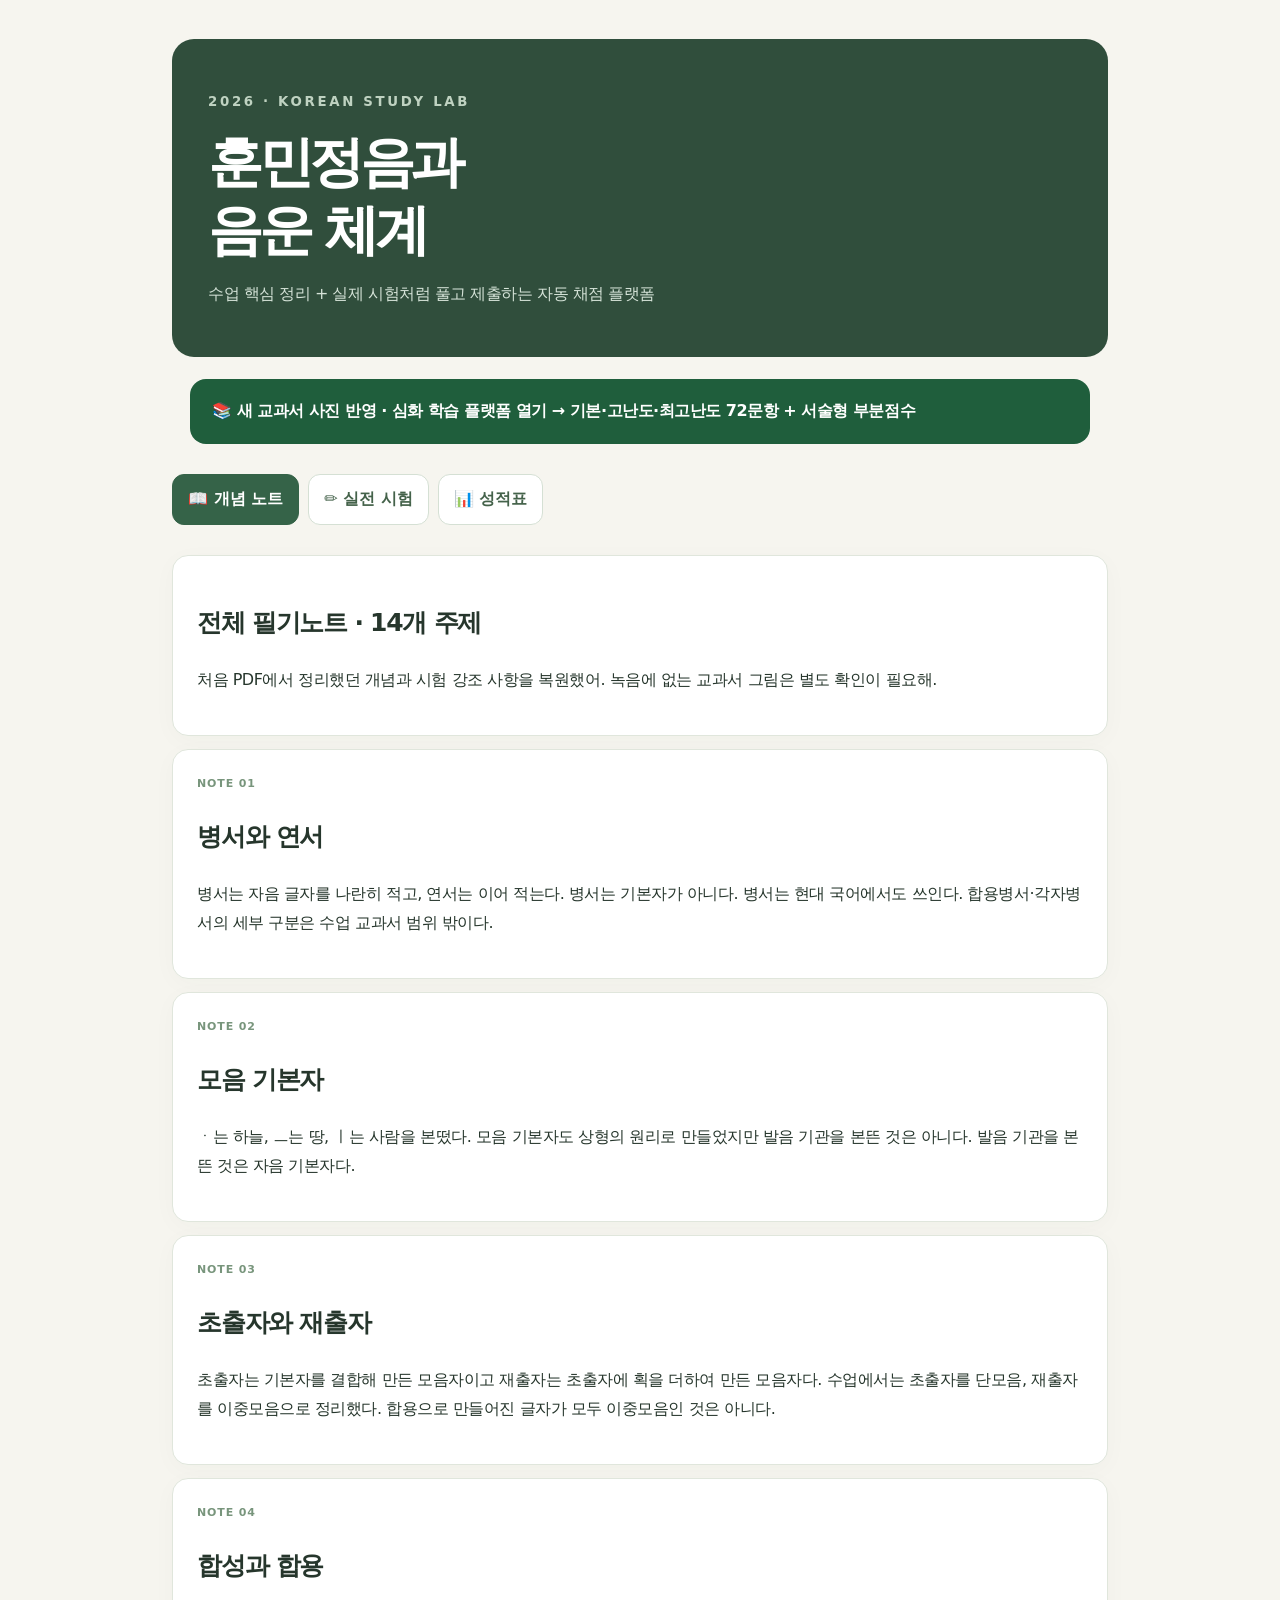
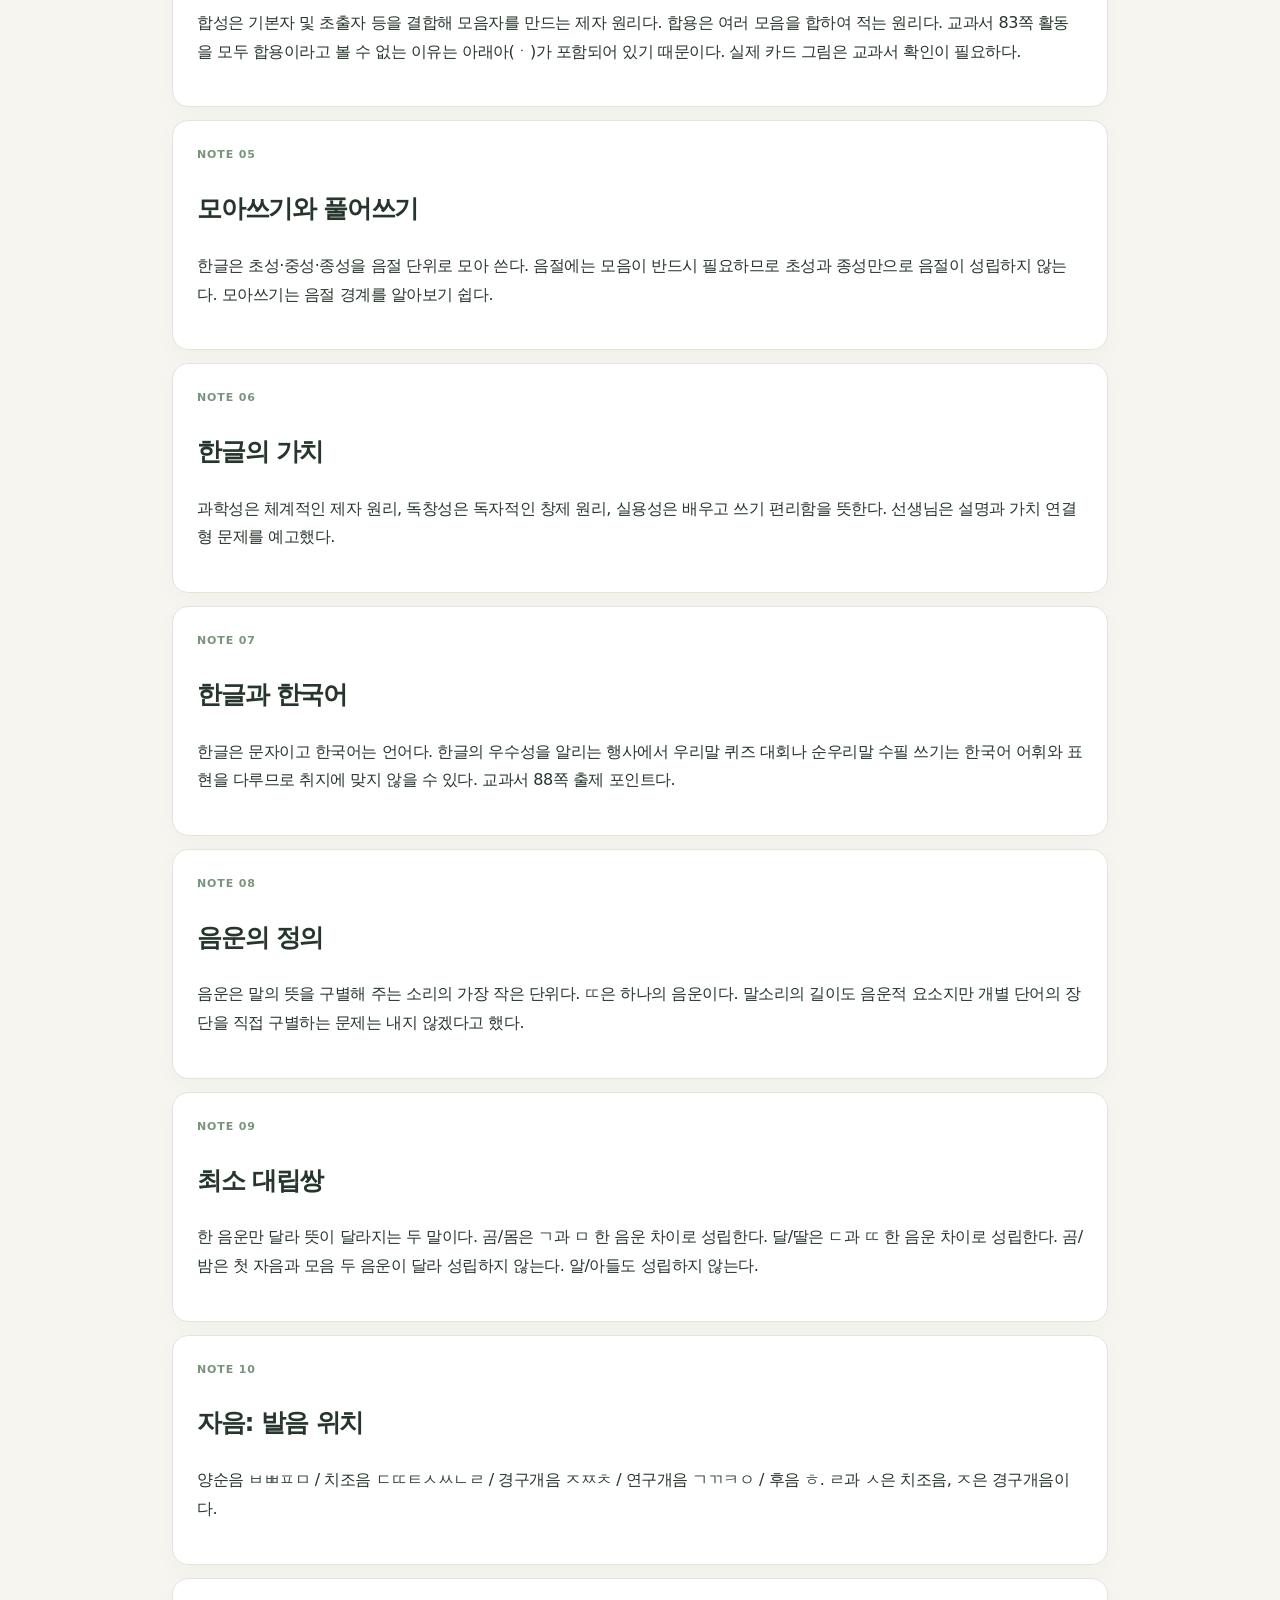
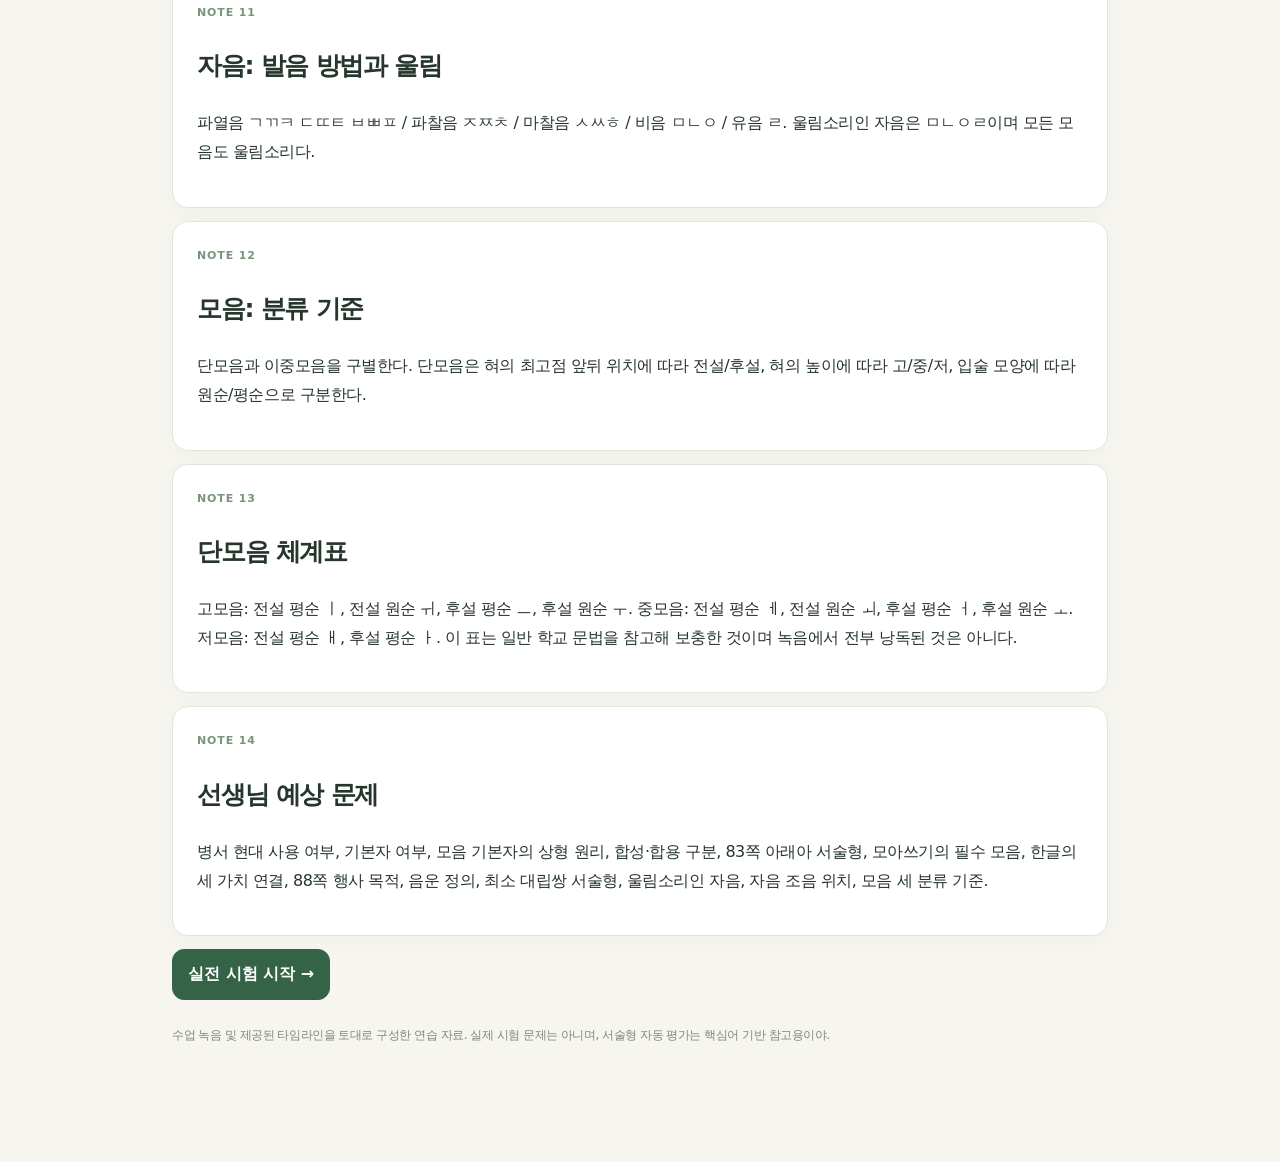
<file: study/index.html>
<!doctype html><html lang="ko"><head><meta charset="utf-8"><meta name="viewport" content="width=device-width,initial-scale=1"><title>국어 시험 공부 | 훈민정음과 음운 체계</title><style>
:root{--bg:#f6f5ef;--ink:#26362c;--green:#356348;--soft:#eaf0e7;--line:#e0e6dc}*{box-sizing:border-box}body{margin:0;background:var(--bg);color:var(--ink);font-family:system-ui,"Apple SD Gothic Neo","Malgun Gothic",sans-serif;line-height:1.8;letter-spacing:-.03em}button,textarea{font:inherit}button{cursor:pointer}.shell{max-width:980px;margin:auto;padding:25px 22px 90px}header{background:#304e3c;color:white;padding:48px 36px;border-radius:22px;margin:14px 0 22px}header small{letter-spacing:.2em;color:#bfd2c1;font-weight:800}h1{font-size:clamp(30px,6vw,55px);letter-spacing:-.08em;line-height:1.24;margin:12px 0}header p{color:#d5e3d8;margin-bottom:0}nav{display:flex;gap:9px;flex-wrap:wrap;margin:18px 0;position:sticky;top:0;background:var(--bg);padding:12px 0;z-index:4}nav button,.btn{border:1px solid #d5e0d4;border-radius:12px;padding:10px 15px;background:white;color:#44624a;font-weight:750}nav button.on,.btn.main{background:var(--green);color:white;border-color:var(--green)}section{display:none}section.on{display:block}.card{background:#fff;border:1px solid var(--line);border-radius:16px;padding:24px;margin:13px 0;box-shadow:0 5px 25px #293f2a07}h2{font-size:25px;letter-spacing:-.05em}h3{margin:0 0 8px;font-size:17px}.note{background:var(--soft);padding:14px 18px;border-radius:10px;font-size:14px}.num{font-size:11px;color:#78957c;letter-spacing:.08em;font-weight:850}.choices{display:grid;gap:9px;margin-top:14px}.opt{border:1px solid #dce5dc;border-radius:11px;padding:13px;text-align:left;background:#fafcf9}.opt.sel{border-color:#447c55;background:#e7f1e8}.opt:disabled{cursor:default}.answer{width:100%;min-height:95px;padding:12px;border-radius:11px;border:1px solid #d8e4d9;resize:vertical}.result{padding:17px;background:#eaf0e7;border-radius:12px;margin:12px 0}.bad{background:#f9e7e3}.good{background:#e3f1e7}.hidden{display:none}.muted{color:#77867a;font-size:13px}.progress{height:9px;background:#dce6dc;border-radius:20px;overflow:hidden}.bar{height:100%;background:#527e5b;width:0;transition:width .3s}.row{display:flex;gap:10px;flex-wrap:wrap;align-items:center}.score{font-size:36px;font-weight:850;color:#356348}footer{font-size:12px;color:#7c897f;padding:25px 0}@media(max-width:600px){.shell{padding:12px 13px 60px}header{padding:30px 24px}.card{padding:19px}nav button{flex:1;padding:9px 5px;font-size:12px}}
</style></head><body><div class="shell"><header><small>2026 · KOREAN STUDY LAB</small><h1>훈민정음과<br>음운 체계</h1><p>수업 핵심 정리 + 실제 시험처럼 풀고 제출하는 자동 채점 플랫폼</p></header><div style="max-width:980px;margin:12px auto;padding:0 18px"><a href="./advanced.html" style="display:block;background:#1f5e3c;color:white;padding:18px 22px;border-radius:16px;font-weight:800;text-decoration:none">📚 새 교과서 사진 반영 · 심화 학습 플랫폼 열기 → 기본·고난도·최고난도 72문항 + 서술형 부분점수</a></div><nav><button class="on" data-tab="note">📖 개념 노트</button><button data-tab="exam">✏️ 실전 시험</button><button data-tab="report">📊 성적표</button></nav><section id="note" class="on"><div class="card"><h2>전체 필기노트 · 14개 주제</h2><p>처음 PDF에서 정리했던 개념과 시험 강조 사항을 복원했어. 녹음에 없는 교과서 그림은 별도 확인이 필요해.</p></div><div class="card"><div class="num">NOTE 01</div><h2>병서와 연서</h2><p>병서는 자음 글자를 나란히 적고, 연서는 이어 적는다. 병서는 기본자가 아니다. 병서는 현대 국어에서도 쓰인다. 합용병서·각자병서의 세부 구분은 수업 교과서 범위 밖이다.</p></div><div class="card"><div class="num">NOTE 02</div><h2>모음 기본자</h2><p>ㆍ는 하늘, ㅡ는 땅, ㅣ는 사람을 본떴다. 모음 기본자도 상형의 원리로 만들었지만 발음 기관을 본뜬 것은 아니다. 발음 기관을 본뜬 것은 자음 기본자다.</p></div><div class="card"><div class="num">NOTE 03</div><h2>초출자와 재출자</h2><p>초출자는 기본자를 결합해 만든 모음자이고 재출자는 초출자에 획을 더하여 만든 모음자다. 수업에서는 초출자를 단모음, 재출자를 이중모음으로 정리했다. 합용으로 만들어진 글자가 모두 이중모음인 것은 아니다.</p></div><div class="card"><div class="num">NOTE 04</div><h2>합성과 합용</h2><p>합성은 기본자 및 초출자 등을 결합해 모음자를 만드는 제자 원리다. 합용은 여러 모음을 합하여 적는 원리다. 교과서 83쪽 활동을 모두 합용이라고 볼 수 없는 이유는 아래아(ㆍ)가 포함되어 있기 때문이다. 실제 카드 그림은 교과서 확인이 필요하다.</p></div><div class="card"><div class="num">NOTE 05</div><h2>모아쓰기와 풀어쓰기</h2><p>한글은 초성·중성·종성을 음절 단위로 모아 쓴다. 음절에는 모음이 반드시 필요하므로 초성과 종성만으로 음절이 성립하지 않는다. 모아쓰기는 음절 경계를 알아보기 쉽다.</p></div><div class="card"><div class="num">NOTE 06</div><h2>한글의 가치</h2><p>과학성은 체계적인 제자 원리, 독창성은 독자적인 창제 원리, 실용성은 배우고 쓰기 편리함을 뜻한다. 선생님은 설명과 가치 연결형 문제를 예고했다.</p></div><div class="card"><div class="num">NOTE 07</div><h2>한글과 한국어</h2><p>한글은 문자이고 한국어는 언어다. 한글의 우수성을 알리는 행사에서 우리말 퀴즈 대회나 순우리말 수필 쓰기는 한국어 어휘와 표현을 다루므로 취지에 맞지 않을 수 있다. 교과서 88쪽 출제 포인트다.</p></div><div class="card"><div class="num">NOTE 08</div><h2>음운의 정의</h2><p>음운은 말의 뜻을 구별해 주는 소리의 가장 작은 단위다. ㄸ은 하나의 음운이다. 말소리의 길이도 음운적 요소지만 개별 단어의 장단을 직접 구별하는 문제는 내지 않겠다고 했다.</p></div><div class="card"><div class="num">NOTE 09</div><h2>최소 대립쌍</h2><p>한 음운만 달라 뜻이 달라지는 두 말이다. 곰/몸은 ㄱ과 ㅁ 한 음운 차이로 성립한다. 달/딸은 ㄷ과 ㄸ 한 음운 차이로 성립한다. 곰/밤은 첫 자음과 모음 두 음운이 달라 성립하지 않는다. 알/아들도 성립하지 않는다.</p></div><div class="card"><div class="num">NOTE 10</div><h2>자음: 발음 위치</h2><p>양순음 ㅂㅃㅍㅁ / 치조음 ㄷㄸㅌㅅㅆㄴㄹ / 경구개음 ㅈㅉㅊ / 연구개음 ㄱㄲㅋㅇ / 후음 ㅎ. ㄹ과 ㅅ은 치조음, ㅈ은 경구개음이다.</p></div><div class="card"><div class="num">NOTE 11</div><h2>자음: 발음 방법과 울림</h2><p>파열음 ㄱㄲㅋ ㄷㄸㅌ ㅂㅃㅍ / 파찰음 ㅈㅉㅊ / 마찰음 ㅅㅆㅎ / 비음 ㅁㄴㅇ / 유음 ㄹ. 울림소리인 자음은 ㅁㄴㅇㄹ이며 모든 모음도 울림소리다.</p></div><div class="card"><div class="num">NOTE 12</div><h2>모음: 분류 기준</h2><p>단모음과 이중모음을 구별한다. 단모음은 혀의 최고점 앞뒤 위치에 따라 전설/후설, 혀의 높이에 따라 고/중/저, 입술 모양에 따라 원순/평순으로 구분한다.</p></div><div class="card"><div class="num">NOTE 13</div><h2>단모음 체계표</h2><p>고모음: 전설 평순 ㅣ, 전설 원순 ㅟ, 후설 평순 ㅡ, 후설 원순 ㅜ. 중모음: 전설 평순 ㅔ, 전설 원순 ㅚ, 후설 평순 ㅓ, 후설 원순 ㅗ. 저모음: 전설 평순 ㅐ, 후설 평순 ㅏ. 이 표는 일반 학교 문법을 참고해 보충한 것이며 녹음에서 전부 낭독된 것은 아니다.</p></div><div class="card"><div class="num">NOTE 14</div><h2>선생님 예상 문제</h2><p>병서 현대 사용 여부, 기본자 여부, 모음 기본자의 상형 원리, 합성·합용 구분, 83쪽 아래아 서술형, 모아쓰기의 필수 모음, 한글의 세 가치 연결, 88쪽 행사 목적, 음운 정의, 최소 대립쌍 서술형, 울림소리인 자음, 자음 조음 위치, 모음 세 분류 기준.</p></div><button class="btn main" onclick="tab(&quot;exam&quot;)">실전 시험 시작 →</button></section><section id="exam"><div class="card"><div class="num">EXAM MODE</div><h2>실전 시험 · 28문항</h2><p class="muted">객관식·OX 22문항은 정확하게 자동 채점. 서술형 6문항은 핵심어 검사와 모범 답안 비교로 <b>참고 점수</b>를 매겨. 서술형은 표현이 다양하므로 실제 교사 채점과 다를 수 있어.</p><div class="row"><button class="btn" onclick="resetExam()">답안 전체 초기화</button><span id="answered" class="muted">0 / 28 답변</span></div><div class="progress"><div class="bar" id="bar"></div></div></div><div id="questions"></div><div class="card"><button class="btn main" onclick="submitExam()">시험 제출하고 자동 채점하기</button><p class="muted">제출 전까지 정답은 공개되지 않아. 채점 결과는 이 브라우저에 저장돼.</p></div></section>
<section id="report"><div id="reportbody" class="card"><h2>성적표</h2><p>시험을 제출하면 여기서 점수와 문항별 해설을 확인할 수 있어.</p></div></section>
<footer>수업 녹음 및 제공된 타임라인을 토대로 구성한 연습 자료. 실제 시험 문제는 아니며, 서술형 자동 평가는 핵심어 기반 참고용이야.</footer></div>
<script>const D={"Q":[["모음 기본자는 무엇을 본떠 만들었는가?",["발음 기관","하늘·땅·사람","혀의 높이","성대의 진동"],1,"모음 기본자는 천·지·인을 본뜬다."],["병서는 기본자 자체이다.",["O","X"],1,"병서는 자음자를 나란히 적는 방식이지 기본자 자체가 아니다."],["모음 기본자 ㅡ가 상징하는 것은?",["하늘","사람","땅","소리"],2,"ㅡ는 땅을 본뜬 기본자다."],["선생님이 이번 시험 범위에서 강조한 것은?",["합용병서 세부 유형 전부","병서와 연서의 큰 구분","중세 발음 복원","모든 옛 글자 암기"],1,"교과서 범위에 맞춰 병서와 연서를 구분하라고 했다."],["합용으로 만든 글자는 모두 이중모음이다.",["O","X"],1,"합용으로 만든 글자가 모두 이중모음인 것은 아니다."],["83쪽 활동을 합용으로 볼 수 없는 이유에 꼭 들어갈 말은?",["종성","아래아","유음","평순"],1,"아래아(ㆍ)가 포함되어 있기 때문이라고 명시해야 한다."],["한글의 모아쓰기 단위는?",["음절","문장","문단","어절"],0,"초성·중성·종성을 음절 단위로 모아 쓴다."],["음절을 이루는 데 반드시 필요한 것은?",["종성","초성","모음","받침"],2,"중성에 해당하는 모음이 필요하다."],["한글의 독창성과 관련 있는 설명은?",["다른 문자를 그대로 빌렸다","독자적인 원리로 만들었다","단어 뜻을 그림으로 그렸다","모든 글자가 음절 하나다"],1,"독창성은 독자적인 문자 창제 원리에 관련된다."],["한글날 행사에서 문자 자체보다 한국어 표현에 초점을 둔 활동은?",["자모의 원리 전시","한글 창제 원리 발표","순우리말 수필 쓰기","한글 모아쓰기 소개"],2,"순우리말 수필 쓰기는 한국어의 어휘와 표현에 초점을 둔다."],["음운의 정의는?",["뜻을 가진 최소 단위","뜻을 구별하는 소리의 최소 단위","문장의 최소 단위","글자 모양의 최소 단위"],1,"음운은 말의 뜻을 구별해 주는 소리의 가장 작은 단위다."],["최소 대립쌍으로 적절한 것은?",["곰/밤","알/아들","달/딸","곰/나무"],2,"달/딸은 ㄷ과 ㄸ이라는 한 음운만 다르다."],["곰/밤이 최소 대립쌍이 아닌 까닭은?",["뜻이 같아서","두 음운이 달라서","받침이 없어서","음절 수가 달라서"],1,"ㄱ/ㅂ과 ㅗ/ㅏ, 두 음운이 다르다."],["ㄸ은 음운 두 개이다.",["O","X"],1,"ㄸ은 하나의 음운이다."],["말소리 길이에 대한 수업 안내는?",["길이는 음운이 아니다","개별 장단 구별은 출제하지 않는다","장음만 음운이다","길이는 모음이 아니다"],1,"길이도 음운이지만 개별 장단 판별 문제는 내지 않는다고 했다."],["비음만 모인 것은?",["ㄴ·ㅁ·ㅇ","ㄴ·ㄹ·ㅁ","ㅁ·ㅂ·ㅇ","ㄱ·ㄴ·ㅇ"],0,"비음은 ㄴ, ㅁ, ㅇ이다."],["유음은?",["ㅅ","ㅁ","ㄹ","ㅎ"],2,"유음은 ㄹ이다."],["ㄹ의 발음 위치는?",["양순음","치조음","경구개음","연구개음"],1,"ㄹ은 치조음이다."],["ㅅ과 ㅈ의 발음 위치는 각각?",["치조음·경구개음","경구개음·치조음","둘 다 치조음","둘 다 연구개음"],0,"ㅅ은 치조음, ㅈ은 경구개음이다."],["ㅈ·ㅉ·ㅊ의 발음 방법은?",["파열음","마찰음","파찰음","비음"],2,"ㅈ, ㅉ, ㅊ은 파찰음이다."],["원순/평순을 구분하는 기준은?",["혀의 높이","입술 모양","혀의 앞뒤 위치","음절의 수"],1,"입술을 둥글게 하는지에 따라 구분한다."],["전설/후설모음을 나누는 기준은?",["입술 모양","혀의 최고점 앞뒤 위치","성대의 진동","발음의 길이"],1,"혀의 최고점 위치가 앞인지 뒤인지로 구분한다."]],"W":[["83쪽 활동을 합용의 원리로 볼 수 없는 이유를 서술하시오.","아래아(ㆍ)가 포함되어 있기 때문이다. 아래아가 다른 모음자와 결합하는 과정은 합성의 원리로 설명한다.",["아래아"]],["우리말 퀴즈 대회가 한글날 행사의 목적과 직접 맞지 않는 이유를 서술하시오.","우리말 퀴즈 대회는 문자인 한글의 특징보다 언어인 한국어의 어휘와 표현을 다루기 때문이다.",["한글","한국어"]],["달/딸이 최소 대립쌍인지 판단하고 이유를 서술하시오.","최소 대립쌍이다. ㄷ과 ㄸ이라는 한 음운만 달라 뜻이 구별되기 때문이다.",["ㄷ","ㄸ"]],["곰/밤이 최소 대립쌍이 아닌 이유를 서술하시오.","ㄱ과 ㅂ, ㅗ와 ㅏ의 두 음운이 다르기 때문이다.",["두","음운"]],["모아쓰기의 특징을 서술하시오.","자음과 모음을 음절 단위로 모아 쓰며, 음절에는 모음이 반드시 필요하다.",["음절","모음"]],["전설·후설모음과 고·중·저모음의 분류 기준을 각각 서술하시오.","전설·후설은 혀의 최고점이 앞뒤 어디에 있는지, 고·중·저는 혀의 높이로 구분한다.",["혀","높이"]]]};const Q=D.Q,W=D.W;const key='korean-study-v3';let answers=Array(Q.length+W.length).fill(null),submitted=false;try{const old=JSON.parse(localStorage.getItem(key)||'null');if(old&&old.answers?.length===answers.length){answers=old.answers;submitted=old.submitted}}catch(e){}function save(){localStorage.setItem(key,JSON.stringify({answers,submitted}))}function tab(id){document.querySelectorAll('section').forEach(x=>x.classList.toggle('on',x.id===id));document.querySelectorAll('nav button').forEach(x=>x.classList.toggle('on',x.dataset.tab===id));if(id==='report')renderReport();scrollTo({top:0,behavior:'smooth'})}document.querySelectorAll('nav button').forEach(b=>b.onclick=()=>tab(b.dataset.tab));function render(){const root=document.getElementById('questions');root.innerHTML='';Q.forEach((q,i)=>{const c=document.createElement('div');c.className='card';c.innerHTML='<div class="num">객관식·OX '+String(i+1).padStart(2,'0')+'</div><h3>'+q[0]+'</h3><div class="choices"></div>';const list=c.querySelector('.choices');q[1].forEach((s,j)=>{const b=document.createElement('button');b.className='opt'+(answers[i]===j?' sel':'');b.textContent=(q[1].length===2?(j?'X':'O'):(j+1)+'.')+' '+s;b.disabled=submitted;b.onclick=()=>{answers[i]=j;save();render()};list.append(b)});root.append(c)});W.forEach((q,j)=>{const i=Q.length+j,c=document.createElement('div');c.className='card';c.innerHTML='<div class="num">서술형 '+String(j+1).padStart(2,'0')+'</div><h3>'+q[0]+'</h3><textarea class="answer" placeholder="여기에 서술형 답안을 입력해."></textarea><p class="muted">서술형은 핵심어 검사로 참고 점수를 제공해.</p>';const t=c.querySelector('textarea');t.value=answers[i]||'';t.disabled=submitted;t.oninput=()=>{answers[i]=t.value;save();progress()};root.append(c)});progress()}function progress(){const n=answers.filter(x=>x!==null&&String(x).trim()!=='').length;document.getElementById('answered').textContent=n+' / '+answers.length+' 답변';document.getElementById('bar').style.width=n/answers.length*100+'%'}function submitExam(){if(submitted){tab('report');return}const n=answers.filter(x=>x!==null&&String(x).trim()!=='').length;if(n<answers.length&&!confirm('아직 '+(answers.length-n)+'문항을 풀지 않았어. 그래도 제출할까?'))return;submitted=true;save();render();tab('report')}function norm(x){return String(x||'').replace(/\s/g,'').toLowerCase()}function renderReport(){const el=document.getElementById('reportbody');if(!submitted){el.innerHTML='<h2>성적표</h2><p>시험을 제출하면 자동 채점 결과가 나타나.</p>';return}let correct=0,essay=0;let body='<div class="num">YOUR RESULTS</div><h2>채점 결과</h2>';Q.forEach((q,i)=>{if(answers[i]===q[2])correct++});W.forEach((q,j)=>{const a=norm(answers[Q.length+j]);if(a&&q[2].every(k=>a.includes(norm(k))))essay++});body+='<div class="score">'+Math.round(correct/Q.length*100)+'점</div><p>객관식·OX <b>'+correct+' / '+Q.length+'</b> 정답 · 서술형 핵심어 충족 <b>'+essay+' / '+W.length+'</b></p><div class="note">위 점수는 객관식·OX 점수야. 서술형은 별도 참고 평가이며, 핵심어가 없어도 의미상 맞을 수 있어.</div><h3>문항별 오답 확인</h3>';Q.forEach((q,i)=>{const ok=answers[i]===q[2];body+='<div class="result '+(ok?'good':'bad')+'"><b>'+(i+1)+'. '+(ok?'정답':'오답')+'</b> · '+q[0]+'<br>내 답: '+(answers[i]===null?'미응답':q[1][answers[i]])+'<br>정답: <b>'+q[1][q[2]]+'</b><br>'+q[3]+'</div>'});body+='<h3>서술형 모범 답안 비교</h3>';W.forEach((q,j)=>{const a=norm(answers[Q.length+j]);const ok=a&&q[2].every(k=>a.includes(norm(k)));body+='<div class="result '+(ok?'good':'bad')+'"><b>'+(j+1)+'. '+(ok?'핵심어 포함':'핵심어 재확인 필요')+'</b><br>'+q[0]+'<br>내 답: '+(answers[Q.length+j]||'미응답').replace(/</g,'&lt;')+'<br><b>모범 답안:</b> '+q[1]+'</div>'});body+='<button class="btn main" onclick="resetExam()">다시 시험 보기</button>';el.innerHTML=body}function resetExam(){if(!confirm('답안과 채점 기록을 모두 초기화할까?'))return;answers=Array(Q.length+W.length).fill(null);submitted=false;save();render();tab('exam')}render();</script></body></html>
</file>
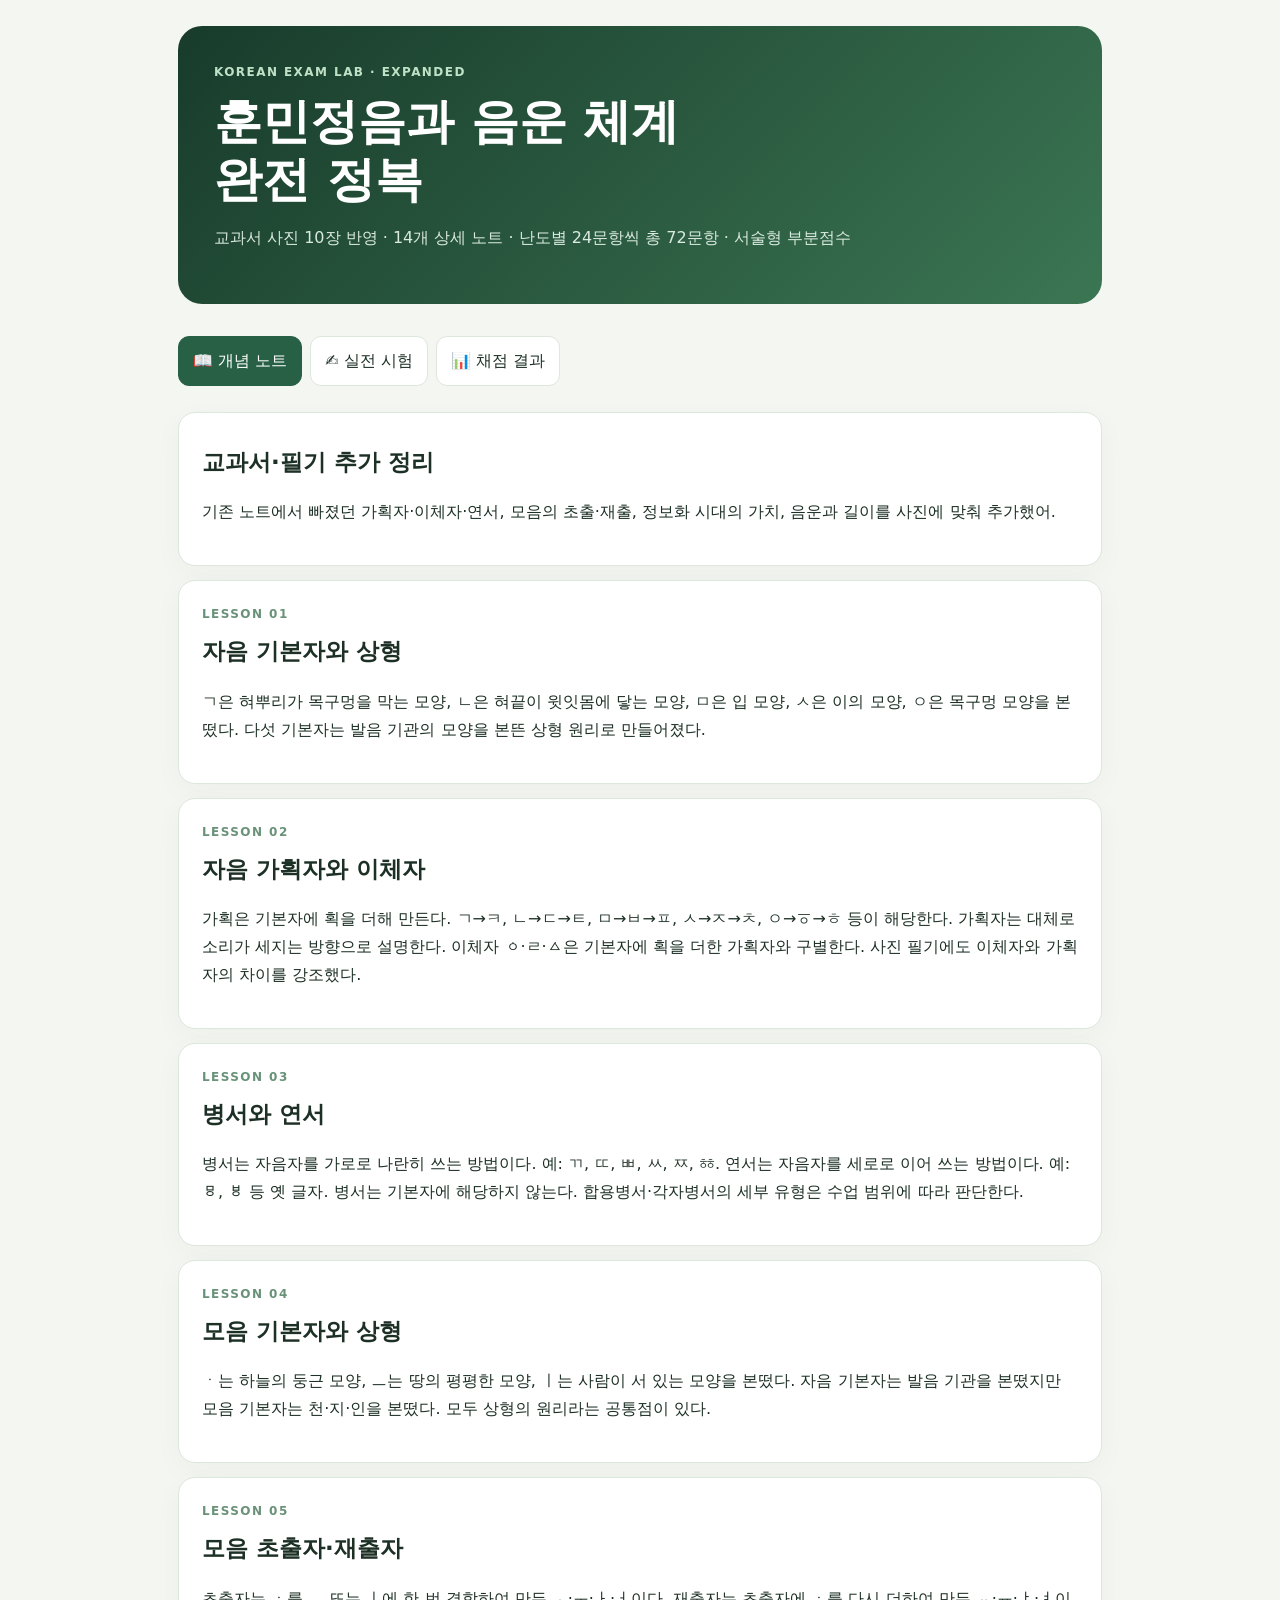
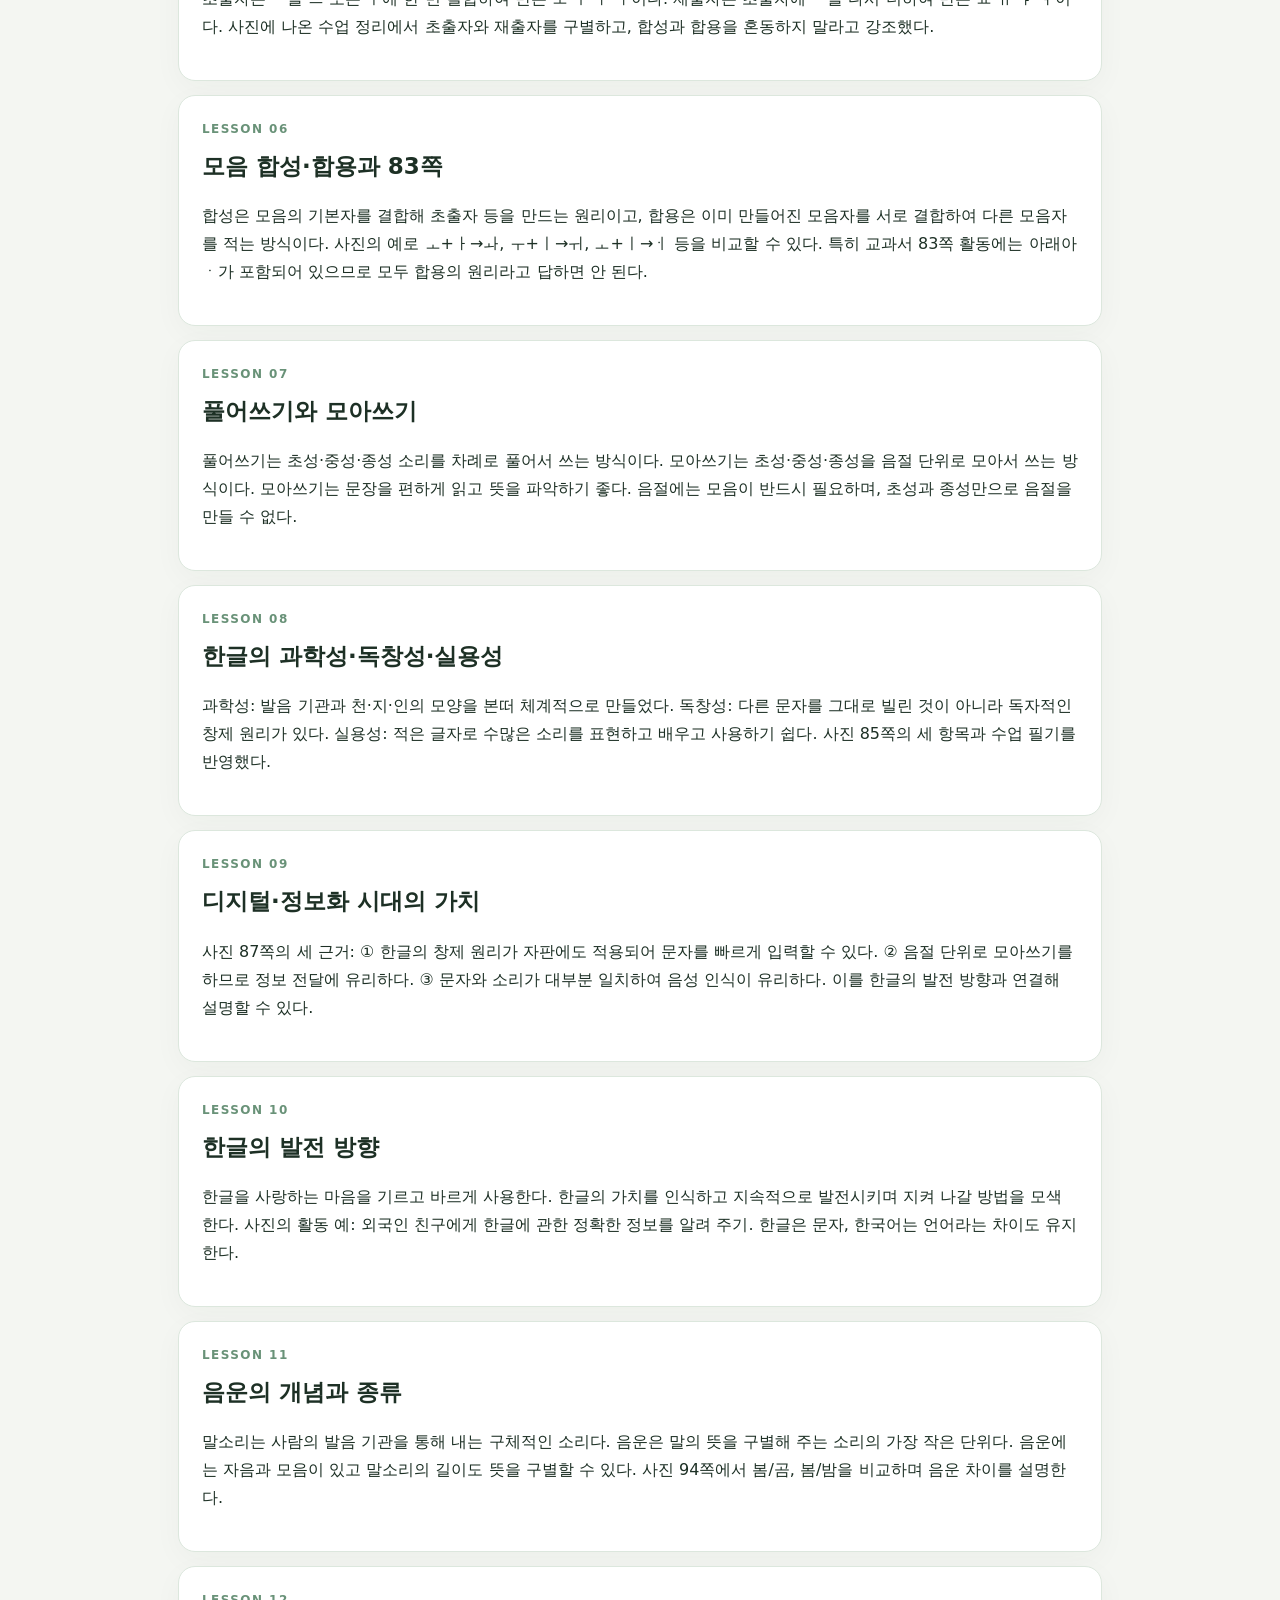
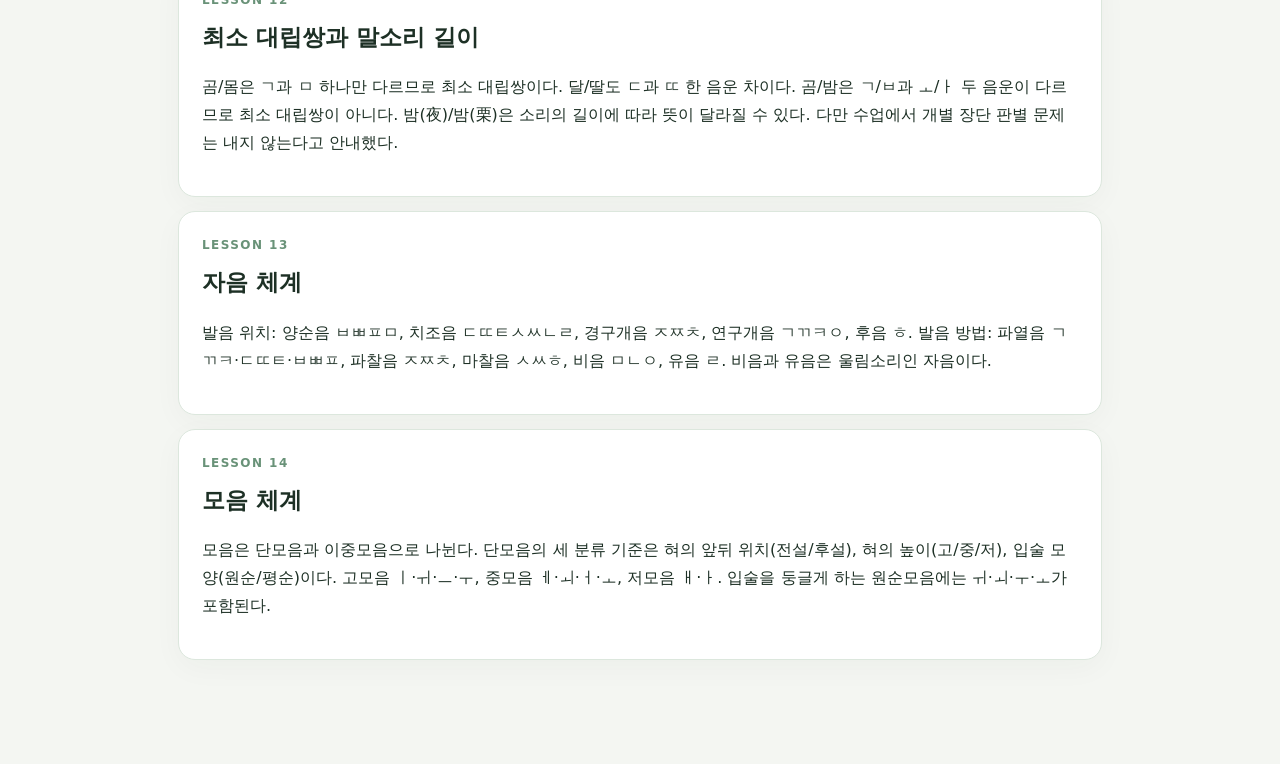
<file: study/advanced.html>
<!doctype html><html lang="ko"><head><meta charset="utf-8"><meta name="viewport" content="width=device-width,initial-scale=1"><title>국어 심화 학습 · 훈민정음과 음운</title><style>:root{--bg:#f4f6f2;--ink:#1d3025;--g:#276044;--line:#dce7dd}*{box-sizing:border-box}body{margin:0;background:var(--bg);color:var(--ink);font:16px/1.75 system-ui,"Apple SD Gothic Neo",sans-serif}main{max-width:960px;margin:auto;padding:16px 18px 90px}.hero{background:linear-gradient(135deg,#183b2b,#3b7653);border-radius:24px;color:white;padding:36px;margin:10px 0 20px}h1{font-size:clamp(28px,5vw,48px);line-height:1.2;margin:10px 0}h2{font-size:23px;margin:6px 0 12px}h3{font-size:18px;margin:0 0 12px}.muted{color:#75877b;font-size:13px}.hero p{color:#d9eadf}nav{position:sticky;top:0;display:flex;gap:8px;flex-wrap:wrap;background:var(--bg);padding:12px 0;z-index:2}button{font:inherit;cursor:pointer;border:1px solid var(--line);background:white;border-radius:11px;padding:10px 14px;color:var(--ink)}button.active,.primary{background:var(--g);color:white;border-color:var(--g)}.card{background:white;border:1px solid var(--line);border-radius:17px;padding:23px;margin:14px 0;box-shadow:0 8px 30px #13392209}.tag{font-size:12px;letter-spacing:.12em;font-weight:800;color:#699278}.tip{background:#eaf3eb;padding:13px 16px;border-radius:11px;margin:15px 0}.choices{display:grid;gap:9px}.choice{text-align:left}.choice.selected{background:#e3f2e6;border-color:#2e7147}.essay{width:100%;min-height:105px;resize:vertical;border:1px solid var(--line);border-radius:10px;padding:13px;font:inherit}.hidden{display:none}.stats{display:grid;grid-template-columns:repeat(3,1fr);gap:10px}.stat{background:#eaf3eb;border-radius:12px;padding:12px;text-align:center}.stat b{display:block;font-size:23px}.feedback{border-left:4px solid #e1b86b;background:#faf7ed;padding:13px;margin:13px 0}.good{border-color:#53a270;background:#e9f5ec}.bad{border-color:#ce836c;background:#fff0e9}.bar{height:9px;background:#e0e8e1;border-radius:20px;overflow:hidden}.fill{height:100%;background:#408b5d;width:0}.small{font-size:13px}a{color:#236342}@media(max-width:600px){.hero{padding:27px 22px}.card{padding:18px}nav button{flex:1;padding:8px;font-size:13px}.stats{grid-template-columns:1fr 1fr 1fr}.stat b{font-size:18px}}</style></head><body><main><div class="hero"><div class="tag" style="color:#bfe2c7">KOREAN EXAM LAB · EXPANDED</div><h1>훈민정음과 음운 체계<br>완전 정복</h1><p>교과서 사진 10장 반영 · 14개 상세 노트 · 난도별 24문항씩 총 72문항 · 서술형 부분점수</p></div><nav><button onclick="tab('notes')" id="n-notes" class="active">📖 개념 노트</button><button onclick="tab('exam')" id="n-exam">✍️ 실전 시험</button><button onclick="tab('result')" id="n-result">📊 채점 결과</button></nav><div id="notes"><div class="card"><h2>교과서·필기 추가 정리</h2><p>기존 노트에서 빠졌던 가획자·이체자·연서, 모음의 초출·재출, 정보화 시대의 가치, 음운과 길이를 사진에 맞춰 추가했어.</p></div><div id="notelist"></div></div><div id="exam" class="hidden"><div class="card"><h2>시험 난도 선택</h2><div id="levelbuttons" style="display:flex;gap:8px;flex-wrap:wrap"></div><p class="muted">각 난도 24문항: 객관식 12개 + 서술형 12개. 난도별 답안과 점수는 별도로 저장돼.</p><div class="bar"><div class="fill" id="fill"></div></div><p class="small" id="count"></p></div><div id="qlist"></div><div class="card"><button class="primary" onclick="submit()">시험 제출 · 자동 채점</button><button onclick="reset()">현재 난도 답안 초기화</button></div></div><div id="result" class="hidden"><div class="card" id="report"><h2>성적표</h2>시험을 제출하면 확인할 수 있어.</div></div></main><script>const DATA={"notes":[["자음 기본자와 상형","ㄱ은 혀뿌리가 목구멍을 막는 모양, ㄴ은 혀끝이 윗잇몸에 닿는 모양, ㅁ은 입 모양, ㅅ은 이의 모양, ㅇ은 목구멍 모양을 본떴다. 다섯 기본자는 발음 기관의 모양을 본뜬 상형 원리로 만들어졌다."],["자음 가획자와 이체자","가획은 기본자에 획을 더해 만든다. ㄱ→ㅋ, ㄴ→ㄷ→ㅌ, ㅁ→ㅂ→ㅍ, ㅅ→ㅈ→ㅊ, ㅇ→ㆆ→ㅎ 등이 해당한다. 가획자는 대체로 소리가 세지는 방향으로 설명한다. 이체자 ㆁ·ㄹ·ㅿ은 기본자에 획을 더한 가획자와 구별한다. 사진 필기에도 이체자와 가획자의 차이를 강조했다."],["병서와 연서","병서는 자음자를 가로로 나란히 쓰는 방법이다. 예: ㄲ, ㄸ, ㅃ, ㅆ, ㅉ, ㆅ. 연서는 자음자를 세로로 이어 쓰는 방법이다. 예: ㅱ, ㅸ 등 옛 글자. 병서는 기본자에 해당하지 않는다. 합용병서·각자병서의 세부 유형은 수업 범위에 따라 판단한다."],["모음 기본자와 상형","ㆍ는 하늘의 둥근 모양, ㅡ는 땅의 평평한 모양, ㅣ는 사람이 서 있는 모양을 본떴다. 자음 기본자는 발음 기관을 본떴지만 모음 기본자는 천·지·인을 본떴다. 모두 상형의 원리라는 공통점이 있다."],["모음 초출자·재출자","초출자는 ㆍ를 ㅡ 또는 ㅣ에 한 번 결합하여 만든 ㅗ·ㅜ·ㅏ·ㅓ이다. 재출자는 초출자에 ㆍ를 다시 더하여 만든 ㅛ·ㅠ·ㅑ·ㅕ이다. 사진에 나온 수업 정리에서 초출자와 재출자를 구별하고, 합성과 합용을 혼동하지 말라고 강조했다."],["모음 합성·합용과 83쪽","합성은 모음의 기본자를 결합해 초출자 등을 만드는 원리이고, 합용은 이미 만들어진 모음자를 서로 결합하여 다른 모음자를 적는 방식이다. 사진의 예로 ㅗ+ㅏ→ㅘ, ㅜ+ㅣ→ㅟ, ㅗ+ㅣ→ㆎ 등을 비교할 수 있다. 특히 교과서 83쪽 활동에는 아래아 ㆍ가 포함되어 있으므로 모두 합용의 원리라고 답하면 안 된다."],["풀어쓰기와 모아쓰기","풀어쓰기는 초성·중성·종성 소리를 차례로 풀어서 쓰는 방식이다. 모아쓰기는 초성·중성·종성을 음절 단위로 모아서 쓰는 방식이다. 모아쓰기는 문장을 편하게 읽고 뜻을 파악하기 좋다. 음절에는 모음이 반드시 필요하며, 초성과 종성만으로 음절을 만들 수 없다."],["한글의 과학성·독창성·실용성","과학성: 발음 기관과 천·지·인의 모양을 본떠 체계적으로 만들었다. 독창성: 다른 문자를 그대로 빌린 것이 아니라 독자적인 창제 원리가 있다. 실용성: 적은 글자로 수많은 소리를 표현하고 배우고 사용하기 쉽다. 사진 85쪽의 세 항목과 수업 필기를 반영했다."],["디지털·정보화 시대의 가치","사진 87쪽의 세 근거: ① 한글의 창제 원리가 자판에도 적용되어 문자를 빠르게 입력할 수 있다. ② 음절 단위로 모아쓰기를 하므로 정보 전달에 유리하다. ③ 문자와 소리가 대부분 일치하여 음성 인식이 유리하다. 이를 한글의 발전 방향과 연결해 설명할 수 있다."],["한글의 발전 방향","한글을 사랑하는 마음을 기르고 바르게 사용한다. 한글의 가치를 인식하고 지속적으로 발전시키며 지켜 나갈 방법을 모색한다. 사진의 활동 예: 외국인 친구에게 한글에 관한 정확한 정보를 알려 주기. 한글은 문자, 한국어는 언어라는 차이도 유지한다."],["음운의 개념과 종류","말소리는 사람의 발음 기관을 통해 내는 구체적인 소리다. 음운은 말의 뜻을 구별해 주는 소리의 가장 작은 단위다. 음운에는 자음과 모음이 있고 말소리의 길이도 뜻을 구별할 수 있다. 사진 94쪽에서 봄/곰, 봄/밤을 비교하며 음운 차이를 설명한다."],["최소 대립쌍과 말소리 길이","곰/몸은 ㄱ과 ㅁ 하나만 다르므로 최소 대립쌍이다. 달/딸도 ㄷ과 ㄸ 한 음운 차이다. 곰/밤은 ㄱ/ㅂ과 ㅗ/ㅏ 두 음운이 다르므로 최소 대립쌍이 아니다. 밤(夜)/밤(栗)은 소리의 길이에 따라 뜻이 달라질 수 있다. 다만 수업에서 개별 장단 판별 문제는 내지 않는다고 안내했다."],["자음 체계","발음 위치: 양순음 ㅂㅃㅍㅁ, 치조음 ㄷㄸㅌㅅㅆㄴㄹ, 경구개음 ㅈㅉㅊ, 연구개음 ㄱㄲㅋㅇ, 후음 ㅎ. 발음 방법: 파열음 ㄱㄲㅋ·ㄷㄸㅌ·ㅂㅃㅍ, 파찰음 ㅈㅉㅊ, 마찰음 ㅅㅆㅎ, 비음 ㅁㄴㅇ, 유음 ㄹ. 비음과 유음은 울림소리인 자음이다."],["모음 체계","모음은 단모음과 이중모음으로 나뉜다. 단모음의 세 분류 기준은 혀의 앞뒤 위치(전설/후설), 혀의 높이(고/중/저), 입술 모양(원순/평순)이다. 고모음 ㅣ·ㅟ·ㅡ·ㅜ, 중모음 ㅔ·ㅚ·ㅓ·ㅗ, 저모음 ㅐ·ㅏ. 입술을 둥글게 하는 원순모음에는 ㅟ·ㅚ·ㅜ·ㅗ가 포함된다."]],"levels":{"base":{"name":"기본","mc":[["자음 기본자의 창제 원리로 알맞은 것은?",["발음 기관 상형","천지인 상형","외국 문자 차용","획수의 무작위 배열"],0,"자음 기본자는 발음 기관의 모양을 본떴다."],["모음 기본자와 상징의 연결이 옳은 것은?",["ㆍ-땅","ㅡ-사람","ㅣ-사람","ㅣ-하늘"],2,"ㅣ는 사람이 서 있는 모양이다."],["다음 중 이체자는?",["ㅋ","ㅌ","ㄹ","ㅊ"],2,"ㄹ은 이체자이며 다른 보기는 가획자다."],["초출자로만 묶인 것은?",["ㅗㅜㅏㅓ","ㅛㅠㅑㅕ","ㅘㅝㅢㅚ","ㆍㅡㅣㅗ"],0,"초출자는 ㅗㅜㅏㅓ이다."],["재출자로만 묶인 것은?",["ㅏㅓㅗㅜ","ㅛㅠㅑㅕ","ㅐㅔㅚㅟ","ㆍㅡㅣㅑ"],1,"재출자는 ㅛㅠㅑㅕ이다."],["병서의 설명으로 옳은 것은?",["기본자에 획을 더함","자음자를 나란히 씀","자음자를 세로로 이음","모음 기본자를 결합함"],1,"병서는 자음자를 나란히 쓰는 방식이다."],["모아쓰기의 단위는?",["음운","음절","어절","문장"],1,"모아쓰기는 음절 단위다."],["디지털 시대 한글의 가치로 사진 87쪽에 없는 것은?",["빠른 자판 입력","음절 단위 정보 전달","음성 인식의 유리함","모든 외국어 자동 번역"],3,"자동 번역은 사진의 세 근거에 포함되지 않는다."],["음운의 정의는?",["뜻을 구별하는 소리의 최소 단위","뜻을 가진 최소 단위","문장을 나누는 최소 단위","글자의 획을 세는 단위"],0,"음운은 뜻을 구별하는 소리의 가장 작은 단위다."],["최소 대립쌍인 것은?",["곰/밤","알/아들","달/딸","바다/하늘"],2,"달/딸은 한 음운만 다르다."],["비음만 있는 것은?",["ㄴㅁㅇ","ㄴㄹㅁ","ㅂㅁㅇ","ㄱㄴㅇ"],0,"비음은 ㄴㅁㅇ이다."],["원순모음으로만 묶인 것은?",["ㅣㅔㅐ","ㅡㅓㅏ","ㅗㅜㅚㅟ","ㅓㅗㅏㅐ"],2,"원순모음은 ㅗㅜㅚㅟ이다."]],"essay":[["자음 기본자와 모음 기본자의 상형 대상을 비교하시오.",["자음","발음 기관","모음","하늘"],"자음 기본자는 발음 기관을, 모음 기본자는 하늘·땅·사람을 본떴다."],["가획의 원리를 ㄴ·ㄷ·ㅌ으로 설명하시오.",["ㄴ","ㄷ","ㅌ","획"],"ㄴ에 획을 더해 ㄷ을 만들고, ㄷ에 획을 더해 ㅌ을 만든다."],["이체자와 가획자의 차이를 설명하시오.",["이체","가획","획"],"가획자는 기본자에 획을 더해 만들고, 이체자는 단순히 획을 더한 가획자와 구별되는 글자다."],["초출자와 재출자의 관계를 설명하시오.",["초출","재출","ㆍ"],"초출자는 기본자 결합으로, 재출자는 초출자에 ㆍ를 다시 더하여 만든다."],["합성과 합용의 차이를 쓰시오.",["합성","합용","결합"],"합성은 기본자를 결합해 모음자를 만들고, 합용은 만들어진 모음자를 서로 결합하여 적는 방식이다."],["83쪽 활동을 모두 합용이라 할 수 없는 이유를 쓰시오.",["아래아","합성"],"아래아(ㆍ)가 포함되어 기본자를 결합하는 합성 과정이 있기 때문이다."],["모아쓰기의 특징과 장점을 설명하시오.",["음절","모아","읽"],"초성·중성·종성을 음절 단위로 모아 쓰므로 읽고 뜻을 파악하기 편하다."],["한글의 과학성과 독창성을 구별해 설명하시오.",["과학","원리","독창"],"과학성은 체계적인 제자 원리이고 독창성은 다른 문자를 그대로 빌리지 않은 독자적 창제 원리다."],["디지털 시대 한글의 가치를 사진 87쪽에서 두 가지 쓰시오.",["자판","입력","음성"],"한글의 창제 원리가 자판에 적용되어 입력이 빠르고 문자와 소리가 대부분 일치하여 음성 인식에 유리하다."],["한글과 한국어의 차이를 쓰시오.",["한글","문자","한국어","언어"],"한글은 문자이고 한국어는 언어다."],["음운의 정의를 쓰고 예를 드시오.",["뜻","구별","소리"],"음운은 뜻을 구별하는 소리의 최소 단위다. 곰과 몸은 ㄱ/ㅁ으로 뜻이 구별된다."],["곰/밤이 최소 대립쌍이 아닌 이유를 쓰시오.",["두","음운","ㄱ","ㅗ"],"ㄱ/ㅂ과 ㅗ/ㅏ의 두 음운이 달라 최소 대립쌍이 아니다."]]},"hard":{"name":"고난도","mc":[["가획자에 대한 설명 중 틀린 것은?",["기본자에 획을 더한다","ㅋ은 ㄱ의 가획자다","ㄹ은 ㄴ의 가획자다","ㅊ은 ㅈ에 획을 더해 만든다"],2,"ㄹ은 이체자다."],["초출자와 재출자의 관계로 적절한 것은?",["재출자는 기본자에 ㆍ를 한 번 더한 글자다","재출자는 초출자에 ㆍ를 다시 더해 만든다","초출자는 재출자 두 개를 합친다","둘은 같은 범주다"],1,"재출자는 초출자에 ㆍ를 다시 더한다."],["다음 중 합용과 합성을 구분하는 근거로 가장 알맞은 것은?",["문자 색깔","이미 만들어진 모음자의 결합인지 여부","글자의 크기","단어의 음절 수"],1,"합용은 이미 만들어진 모음자들을 합하여 적는 것과 관련된다."],["한글의 과학성을 설명하는 근거로 가장 직접적인 것은?",["다른 문자와 비슷하다","제자 원리에 일정한 체계가 있다","오래 사용해 왔다","사용자 수가 많다"],1,"과학성은 제자 원리의 체계성과 관련된다."],["사진 87쪽의 가치와 근거 연결 중 틀린 것은?",["자판-빠른 입력","모아쓰기-정보 전달","소리와 문자-음성 인식","가획-외국어 자동 통역"],3,"외국어 자동 통역은 제시된 근거가 아니다."],["풀어쓰기와 모아쓰기의 비교로 옳은 것은?",["풀어쓰기는 음절로 모은다","모아쓰기는 음절 단위다","모아쓰기는 모음이 필요 없다","풀어쓰기는 종성만 적는다"],1,"모아쓰기는 음절 단위로 모아 적는다."],["최소 대립쌍이 아닌 까닭으로 곰/밤에 해당하는 것은?",["뜻이 같다","서로 다른 음운이 두 개다","받침이 없다","같은 음절 수다"],1,"ㄱ/ㅂ과 ㅗ/ㅏ가 다르다."],["자음의 분류를 바르게 짝지은 것은?",["ㄹ-비음","ㅈ-치조음","ㅅ-치조음","ㅁ-파열음"],2,"ㅅ은 치조음이다."],["자음의 발음 방법이 모두 같은 것은?",["ㅈㅉㅊ","ㄴㄹㅁ","ㅅㅆㅈ","ㅂㅍㅁ"],0,"ㅈㅉㅊ은 모두 파찰음이다."],["혀의 최고점 위치에 따라 구분한 것은?",["고/중/저","원순/평순","전설/후설","장음/단음"],2,"혀의 앞뒤 위치는 전설/후설을 구분한다."],["원순모음이면서 고모음인 것은?",["ㅚ","ㅟ","ㅗ","ㅓ"],1,"ㅟ는 전설 원순 고모음이다."],["사진 94쪽 봄/밤에서 바뀐 음운은?",["ㅂ/ㅁ","ㅗ/ㅏ","ㅁ/ㅂ","ㅂ/ㅂ"],1,"봄과 밤은 모음 ㅗ와 ㅏ가 다르다."]],"essay":[["자음 기본자와 모음 기본자의 상형 대상을 비교하시오.",["자음","발음 기관","모음","하늘"],"자음 기본자는 발음 기관을, 모음 기본자는 하늘·땅·사람을 본떴다."],["가획의 원리를 ㄴ·ㄷ·ㅌ으로 구체적으로 비교하시오.",["ㄴ","ㄷ","ㅌ","획"],"ㄴ에 획을 더해 ㄷ을 만들고, ㄷ에 획을 더해 ㅌ을 만든다."],["이체자와 가획자의 차이를 구체적으로 비교하시오.",["이체","가획","획"],"가획자는 기본자에 획을 더해 만들고, 이체자는 단순히 획을 더한 가획자와 구별되는 글자다."],["초출자와 재출자의 관계를 구체적으로 비교하시오.",["초출","재출","ㆍ"],"초출자는 기본자 결합으로, 재출자는 초출자에 ㆍ를 다시 더하여 만든다."],["합성과 합용의 차이를 근거를 들어 구체적으로 비교하시오.",["합성","합용","결합"],"합성은 기본자를 결합해 모음자를 만들고, 합용은 만들어진 모음자를 서로 결합하여 적는 방식이다."],["83쪽 활동을 모두 합용이라 할 수 없는 이유를 근거를 들어 구체적으로 비교하시오.",["아래아","합성"],"아래아(ㆍ)가 포함되어 기본자를 결합하는 합성 과정이 있기 때문이다."],["모아쓰기의 특징과 장점을 구체적으로 비교하시오.",["음절","모아","읽"],"초성·중성·종성을 음절 단위로 모아 쓰므로 읽고 뜻을 파악하기 편하다."],["한글의 과학성과 독창성을 구별해 구체적으로 비교하시오.",["과학","원리","독창"],"과학성은 체계적인 제자 원리이고 독창성은 다른 문자를 그대로 빌리지 않은 독자적 창제 원리다."],["디지털 시대 한글의 가치를 사진 87쪽에서 두 가지 근거를 들어 구체적으로 비교하시오.",["자판","입력","음성"],"한글의 창제 원리가 자판에 적용되어 입력이 빠르고 문자와 소리가 대부분 일치하여 음성 인식에 유리하다."],["한글과 한국어의 차이를 근거를 들어 구체적으로 비교하시오.",["한글","문자","한국어","언어"],"한글은 문자이고 한국어는 언어다."],["음운의 정의를 쓰고 예를 드시오.",["뜻","구별","소리"],"음운은 뜻을 구별하는 소리의 최소 단위다. 곰과 몸은 ㄱ/ㅁ으로 뜻이 구별된다."],["곰/밤이 최소 대립쌍이 아닌 이유를 근거를 들어 구체적으로 비교하시오.",["두","음운","ㄱ","ㅗ"],"ㄱ/ㅂ과 ㅗ/ㅏ의 두 음운이 달라 최소 대립쌍이 아니다."]]},"max":{"name":"최고난도","mc":[["다음 중 설명 전체가 옳은 것은?",["자음 기본자=천지인, 모음 기본자=발음 기관","자음 기본자=발음 기관, 모음 기본자=천지인","자음 기본자=가획, 모음 기본자=병서","자음 기본자=연서, 모음 기본자=합용"],1,"자음과 모음 기본자의 상형 대상이 다르다."],["ㄴ·ㄷ·ㅌ의 관계를 가장 정확하게 설명한 것은?",["모두 이체자다","ㄴ을 바탕으로 가획이 이어진다","ㄴ이 재출자다","ㄷ은 연서자다"],1,"ㄴ→ㄷ→ㅌ은 가획의 관계다."],["ㆁ·ㄹ·ㅿ을 하나로 묶는 기준은?",["재출자","이체자","가획자","합용모음"],1,"세 글자는 이체자다."],["교과서 83쪽의 카드 활동을 모두 합용이라 할 수 없는 이유는?",["모든 글자가 자음이어서","아래아가 포함되어 합성 과정이 있기 때문에","모든 글자가 재출자여서","소리의 길이가 달라서"],1,"아래아를 활용한 기본자 결합은 합성에 해당한다."],["문자와 언어를 구분한 설명 중 옳은 것은?",["한글=언어, 한국어=문자","한글=문자, 한국어=언어","둘 다 문자의 이름","둘 다 음운의 이름"],1,"한글은 문자, 한국어는 언어다."],["사진 87쪽 근거를 모두 포함한 것은?",["자판·모아쓰기·음성 인식","번역·방언·필기체","자판·외래어·문장부호","모아쓰기·병서·연서"],0,"사진에는 자판 입력, 음절 단위 모아쓰기, 문자와 소리의 대응이 제시된다."],["ㄸ을 두 음운으로 취급하면 생기는 오류는?",["달/딸을 두 음운 차이로 오판한다","달/딸을 한 음운 차이로 판단한다","곰/밤이 같은 뜻이 된다","ㄸ이 모음이 된다"],0,"ㄸ은 한 음운이므로 달/딸은 한 음운 차이다."],["발음 위치와 방법이 모두 맞는 것은?",["ㅈ=치조음·마찰음","ㅅ=치조음·마찰음","ㄹ=양순음·유음","ㅁ=연구개음·비음"],1,"ㅅ은 치조 마찰음이다."],["울림소리인 자음이면서 치조음인 것은?",["ㄹ","ㅈ","ㅂ","ㅎ"],0,"ㄹ은 치조음이자 유음으로 울림소리다."],["전설 원순 중모음은?",["ㅟ","ㅚ","ㅜ","ㅔ"],1,"ㅚ는 전설 원순 중모음이다."],["후설 평순 저모음은?",["ㅏ","ㅐ","ㅓ","ㅡ"],0,"ㅏ는 후설 평순 저모음이다."],["‘음운’의 뜻과 분류를 동시에 충족하는 설명은?",["소리의 최소 단위이며 자음·모음이 포함된다","뜻을 가진 최소 단위이며 문장으로 나뉜다","글자 모양의 최소 단위이며 획으로 나뉜다","음절의 최소 단위이며 띄어쓰기로 나뉜다"],0,"음운은 뜻을 구별하는 소리의 최소 단위로 자음·모음 등이 포함된다."]],"essay":[["교과서 내용을 바탕으로, 자음 기본자와 모음 기본자의 상형 대상을 비교하시오. 반례나 오개념을 한 가지 추가해 논증하시오.",["자음","발음 기관","모음","하늘"],"자음 기본자는 발음 기관을, 모음 기본자는 하늘·땅·사람을 본떴다. 반례 또는 흔한 오개념을 함께 제시한다."],["교과서 내용을 바탕으로, 가획의 원리를 ㄴ·ㄷ·ㅌ으로 설명하시오. 반례나 오개념을 한 가지 추가해 논증하시오.",["ㄴ","ㄷ","ㅌ","획"],"ㄴ에 획을 더해 ㄷ을 만들고, ㄷ에 획을 더해 ㅌ을 만든다. 반례 또는 흔한 오개념을 함께 제시한다."],["교과서 내용을 바탕으로, 이체자와 가획자의 차이를 설명하시오. 반례나 오개념을 한 가지 추가해 논증하시오.",["이체","가획","획"],"가획자는 기본자에 획을 더해 만들고, 이체자는 단순히 획을 더한 가획자와 구별되는 글자다. 반례 또는 흔한 오개념을 함께 제시한다."],["교과서 내용을 바탕으로, 초출자와 재출자의 관계를 설명하시오. 반례나 오개념을 한 가지 추가해 논증하시오.",["초출","재출","ㆍ"],"초출자는 기본자 결합으로, 재출자는 초출자에 ㆍ를 다시 더하여 만든다. 반례 또는 흔한 오개념을 함께 제시한다."],["교과서 내용을 바탕으로, 합성과 합용의 차이를 쓰시오. 반례나 오개념을 한 가지 추가해 논증하시오.",["합성","합용","결합"],"합성은 기본자를 결합해 모음자를 만들고, 합용은 만들어진 모음자를 서로 결합하여 적는 방식이다. 반례 또는 흔한 오개념을 함께 제시한다."],["교과서 내용을 바탕으로, 83쪽 활동을 모두 합용이라 할 수 없는 이유를 쓰시오. 반례나 오개념을 한 가지 추가해 논증하시오.",["아래아","합성"],"아래아(ㆍ)가 포함되어 기본자를 결합하는 합성 과정이 있기 때문이다. 반례 또는 흔한 오개념을 함께 제시한다."],["교과서 내용을 바탕으로, 모아쓰기의 특징과 장점을 설명하시오. 반례나 오개념을 한 가지 추가해 논증하시오.",["음절","모아","읽"],"초성·중성·종성을 음절 단위로 모아 쓰므로 읽고 뜻을 파악하기 편하다. 반례 또는 흔한 오개념을 함께 제시한다."],["교과서 내용을 바탕으로, 한글의 과학성과 독창성을 구별해 설명하시오. 반례나 오개념을 한 가지 추가해 논증하시오.",["과학","원리","독창"],"과학성은 체계적인 제자 원리이고 독창성은 다른 문자를 그대로 빌리지 않은 독자적 창제 원리다. 반례 또는 흔한 오개념을 함께 제시한다."],["교과서 내용을 바탕으로, 디지털 시대 한글의 가치를 사진 87쪽에서 두 가지 쓰시오. 반례나 오개념을 한 가지 추가해 논증하시오.",["자판","입력","음성"],"한글의 창제 원리가 자판에 적용되어 입력이 빠르고 문자와 소리가 대부분 일치하여 음성 인식에 유리하다. 반례 또는 흔한 오개념을 함께 제시한다."],["교과서 내용을 바탕으로, 한글과 한국어의 차이를 쓰시오. 반례나 오개념을 한 가지 추가해 논증하시오.",["한글","문자","한국어","언어"],"한글은 문자이고 한국어는 언어다. 반례 또는 흔한 오개념을 함께 제시한다."],["교과서 내용을 바탕으로, 음운의 정의를 쓰고 예를 드시오. 반례나 오개념을 한 가지 추가해 논증하시오.",["뜻","구별","소리"],"음운은 뜻을 구별하는 소리의 최소 단위다. 곰과 몸은 ㄱ/ㅁ으로 뜻이 구별된다. 반례 또는 흔한 오개념을 함께 제시한다."],["교과서 내용을 바탕으로, 곰/밤이 최소 대립쌍이 아닌 이유를 쓰시오. 반례나 오개념을 한 가지 추가해 논증하시오.",["두","음운","ㄱ","ㅗ"],"ㄱ/ㅂ과 ㅗ/ㅏ의 두 음운이 달라 최소 대립쌍이 아니다. 반례 또는 흔한 오개념을 함께 제시한다."]]}}};const store="korean-advanced-v1";let state={};try{state=JSON.parse(localStorage.getItem(store)||"{}")}catch(e){}let level="base";function save(){localStorage.setItem(store,JSON.stringify(state))}function record(){return state[level]||(state[level]={a:Array(24).fill(null),submitted:false})}function tab(id){["notes","exam","result"].forEach(x=>{document.getElementById(x).classList.toggle("hidden",x!==id);document.getElementById("n-"+x).classList.toggle("active",x===id)});if(id==="result")report();scrollTo({top:0,behavior:"smooth"})}document.getElementById("notelist").innerHTML=DATA.notes.map((n,i)=>'<div class="card"><div class="tag">LESSON '+String(i+1).padStart(2,"0")+'</div><h2>'+n[0]+'</h2><p>'+n[1]+'</p></div>').join("");function render(){let L=DATA.levels[level],r=record();document.getElementById("levelbuttons").innerHTML=Object.keys(DATA.levels).map(k=>'<button class="'+(level===k?"active":"")+'" onclick="changeLevel(\''+k+'\')">'+DATA.levels[k].name+'</button>').join("");let q=document.getElementById("qlist");q.innerHTML="";L.mc.forEach((x,i)=>{let c=document.createElement("div");c.className="card";c.innerHTML='<div class="tag">객관식 '+(i+1)+'</div><h3>'+x[0]+'</h3><div class="choices"></div>';x[1].forEach((opt,j)=>{let b=document.createElement("button");b.className="choice"+(r.a[i]===j?" selected":"");b.textContent=(j+1)+". "+opt;b.disabled=r.submitted;b.onclick=()=>{r.a[i]=j;save();render()};c.querySelector(".choices").append(b)});q.append(c)});L.essay.forEach((x,j)=>{let i=12+j,c=document.createElement("div");c.className="card";c.innerHTML='<div class="tag">서술형 '+(j+1)+' · 5점</div><h3>'+x[0]+'</h3><textarea class="essay" placeholder="근거와 개념을 문장으로 적어 봐."></textarea><p class="muted">핵심 요소별 부분점수 · 모범 답안 비교</p>';let t=c.querySelector("textarea");t.value=r.a[i]||"";t.disabled=r.submitted;t.oninput=()=>{r.a[i]=t.value;save();progress()};q.append(c)});progress()}function progress(){let a=record().a,n=a.filter(x=>x!==null&&String(x).trim()!=="").length;document.getElementById("count").textContent=n+" / 24문항 답변";document.getElementById("fill").style.width=(n/24*100)+"%"}function changeLevel(k){level=k;render()}function norm(s){return String(s||"").replace(/\s/g,"").toLowerCase()}function scoreEssay(a,keys){if(!String(a||"").trim())return 0;let hits=keys.filter(k=>norm(a).includes(norm(k))).length;return Math.round(5*hits/keys.length*10)/10}function submit(){let r=record();if(!r.submitted){let n=r.a.filter(x=>x!==null&&String(x).trim()!=="").length;if(n<24&&!confirm("미응답 "+(24-n)+"문항이 있어. 제출할까?"))return;r.submitted=true;save();render()}tab("result")}function reset(){if(!confirm("현재 난도 답안과 점수를 초기화할까?"))return;delete state[level];save();render()}function report(){let L=DATA.levels[level],r=record(),el=document.getElementById("report");if(!r.submitted){el.innerHTML="<h2>성적표</h2><p>"+L.name+" 시험을 제출하면 채점 결과가 표시돼.</p>";return}let mc=0,es=0;L.mc.forEach((q,i)=>{if(r.a[i]===q[2])mc++});L.essay.forEach((q,j)=>es+=scoreEssay(r.a[12+j],q[1]));let out='<div class="tag">'+L.name+' 시험 · 성적표</div><h2>채점 결과</h2><div class="stats"><div class="stat"><b>'+mc+'/12</b>객관식 정답</div><div class="stat"><b>'+es.toFixed(1)+'/60</b>서술형 참고점수</div><div class="stat"><b>'+Math.round((mc*5+es)/120*100)+'점</b>환산 점수</div></div><div class="tip"><b>채점 기준:</b> 객관식 5점×12, 서술형 5점×12. 서술형은 핵심 요소별로 부분점수를 줘. 동의어·다른 표현·논리적 타당성은 프로그램이 완전히 판별할 수 없으니 <b>참고 점수</b>야. 최고난도에서 요구하는 반례·논증의 질도 사람이 추가로 확인해야 해.</div><h3>객관식 정답과 해설</h3>';L.mc.forEach((q,i)=>{let ok=r.a[i]===q[2];out+='<div class="feedback '+(ok?"good":"bad")+'"><b>'+(i+1)+'. '+(ok?"정답":"오답")+'</b> '+q[0]+'<p>내 답: '+(r.a[i]===null?"미응답":q[1][r.a[i]])+'<br>정답: <b>'+q[1][q[2]]+'</b><br>'+q[3]+'</p></div>'});out+='<h3>서술형 부분점수와 모범 답안</h3>';L.essay.forEach((q,j)=>{let s=scoreEssay(r.a[12+j],q[1]),found=q[1].filter(k=>norm(r.a[12+j]).includes(norm(k)));out+='<div class="feedback '+(s>=4?"good":"")+'"><b>'+(j+1)+'. '+s.toFixed(1)+' / 5점</b> '+q[0]+'<p>내 답: '+String(r.a[12+j]||"미응답").replace(/&/g,"&amp;").replace(/</g,"&lt;")+'</p><p><b>모범 답안:</b> '+q[2]+'</p><p class="muted">인식된 핵심 요소: '+(found.join(", ")||"없음")+' / 전체 '+q[1].join(", ")+'</p></div>'});el.innerHTML=out}render();</script></body></html>
</file>
